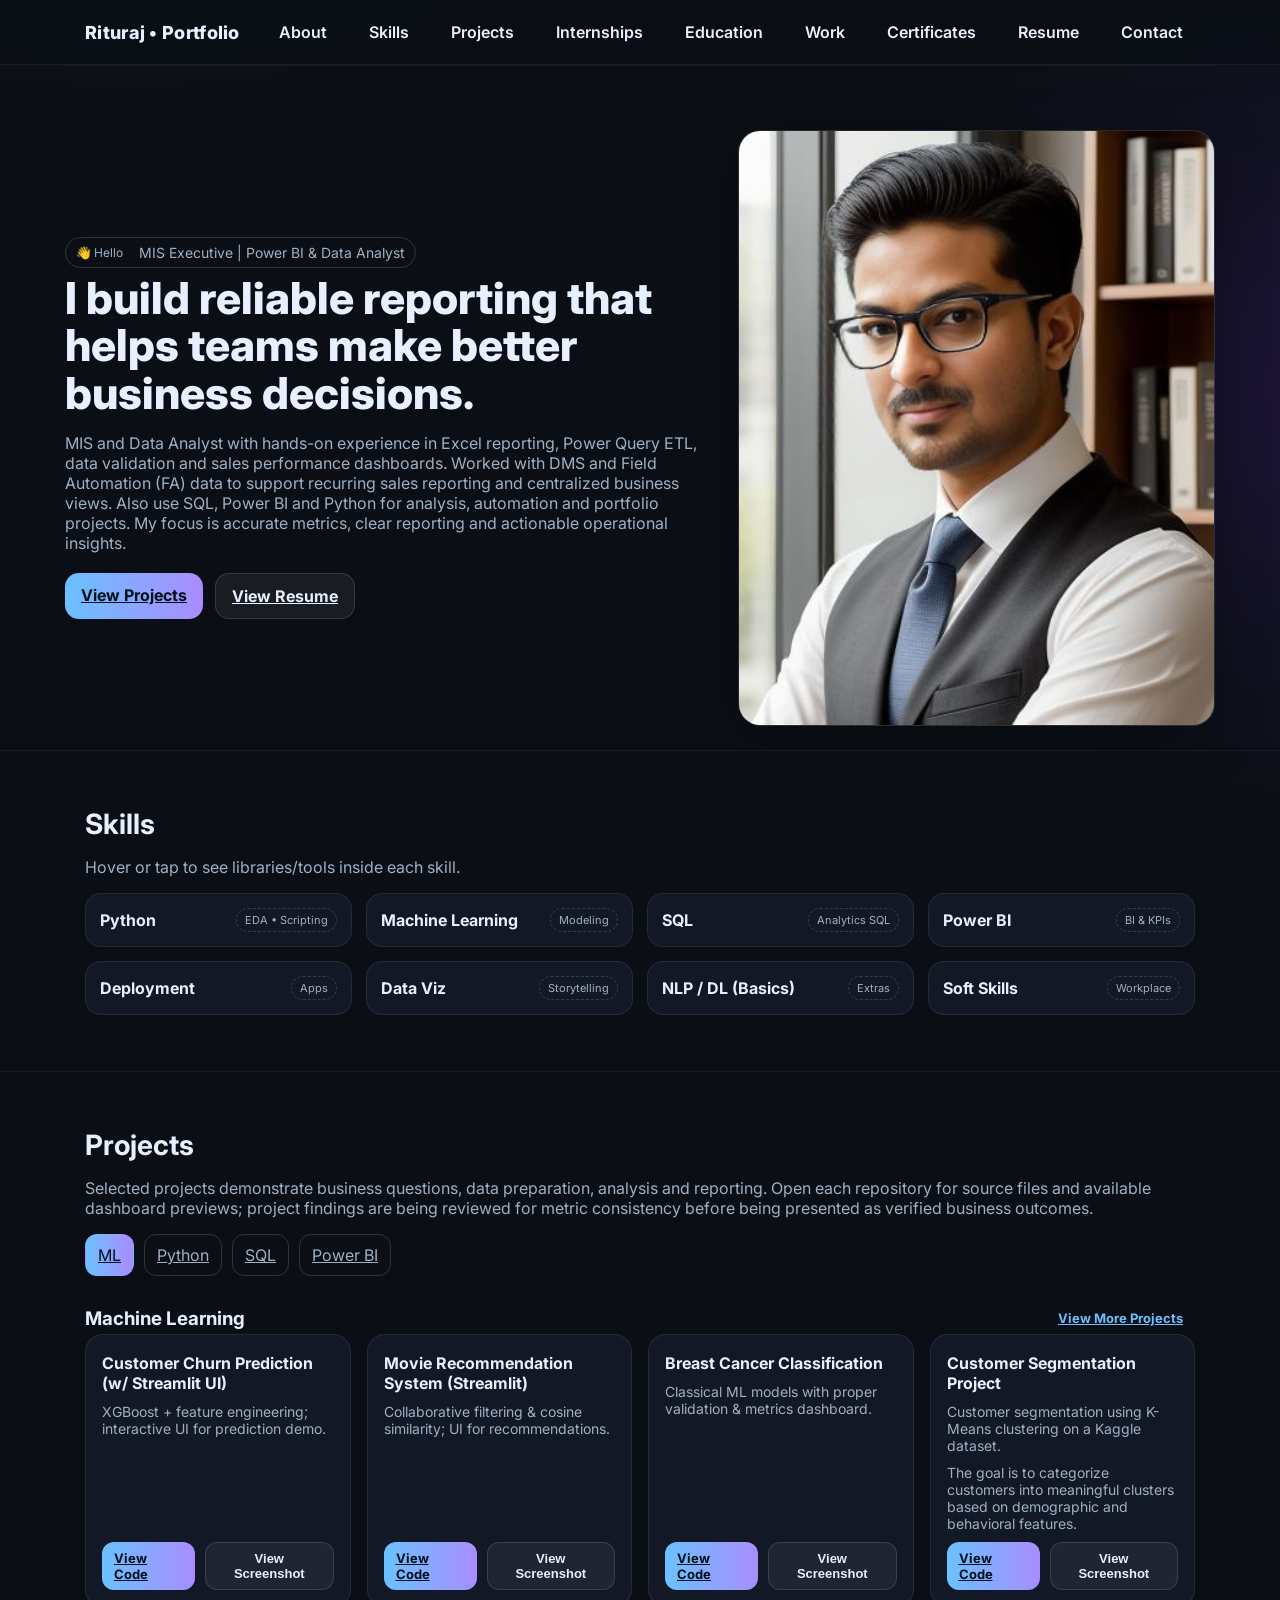
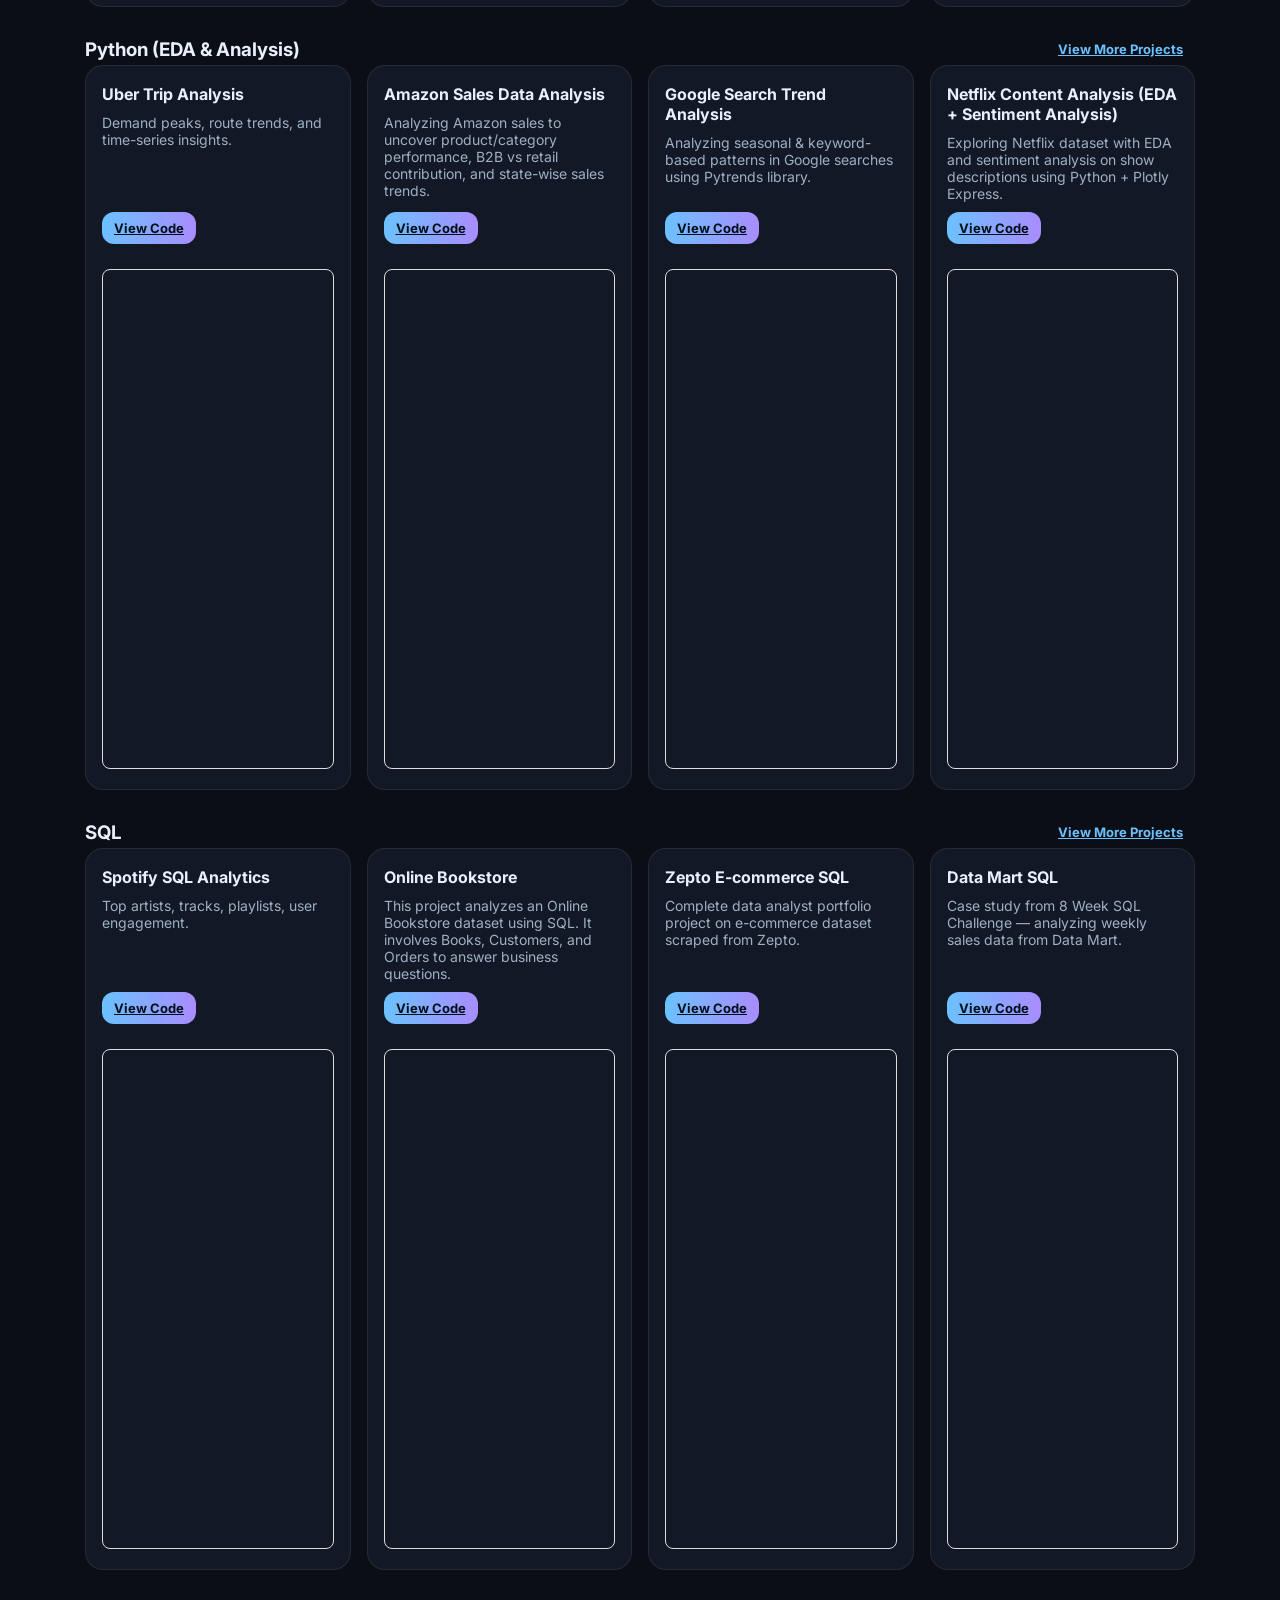
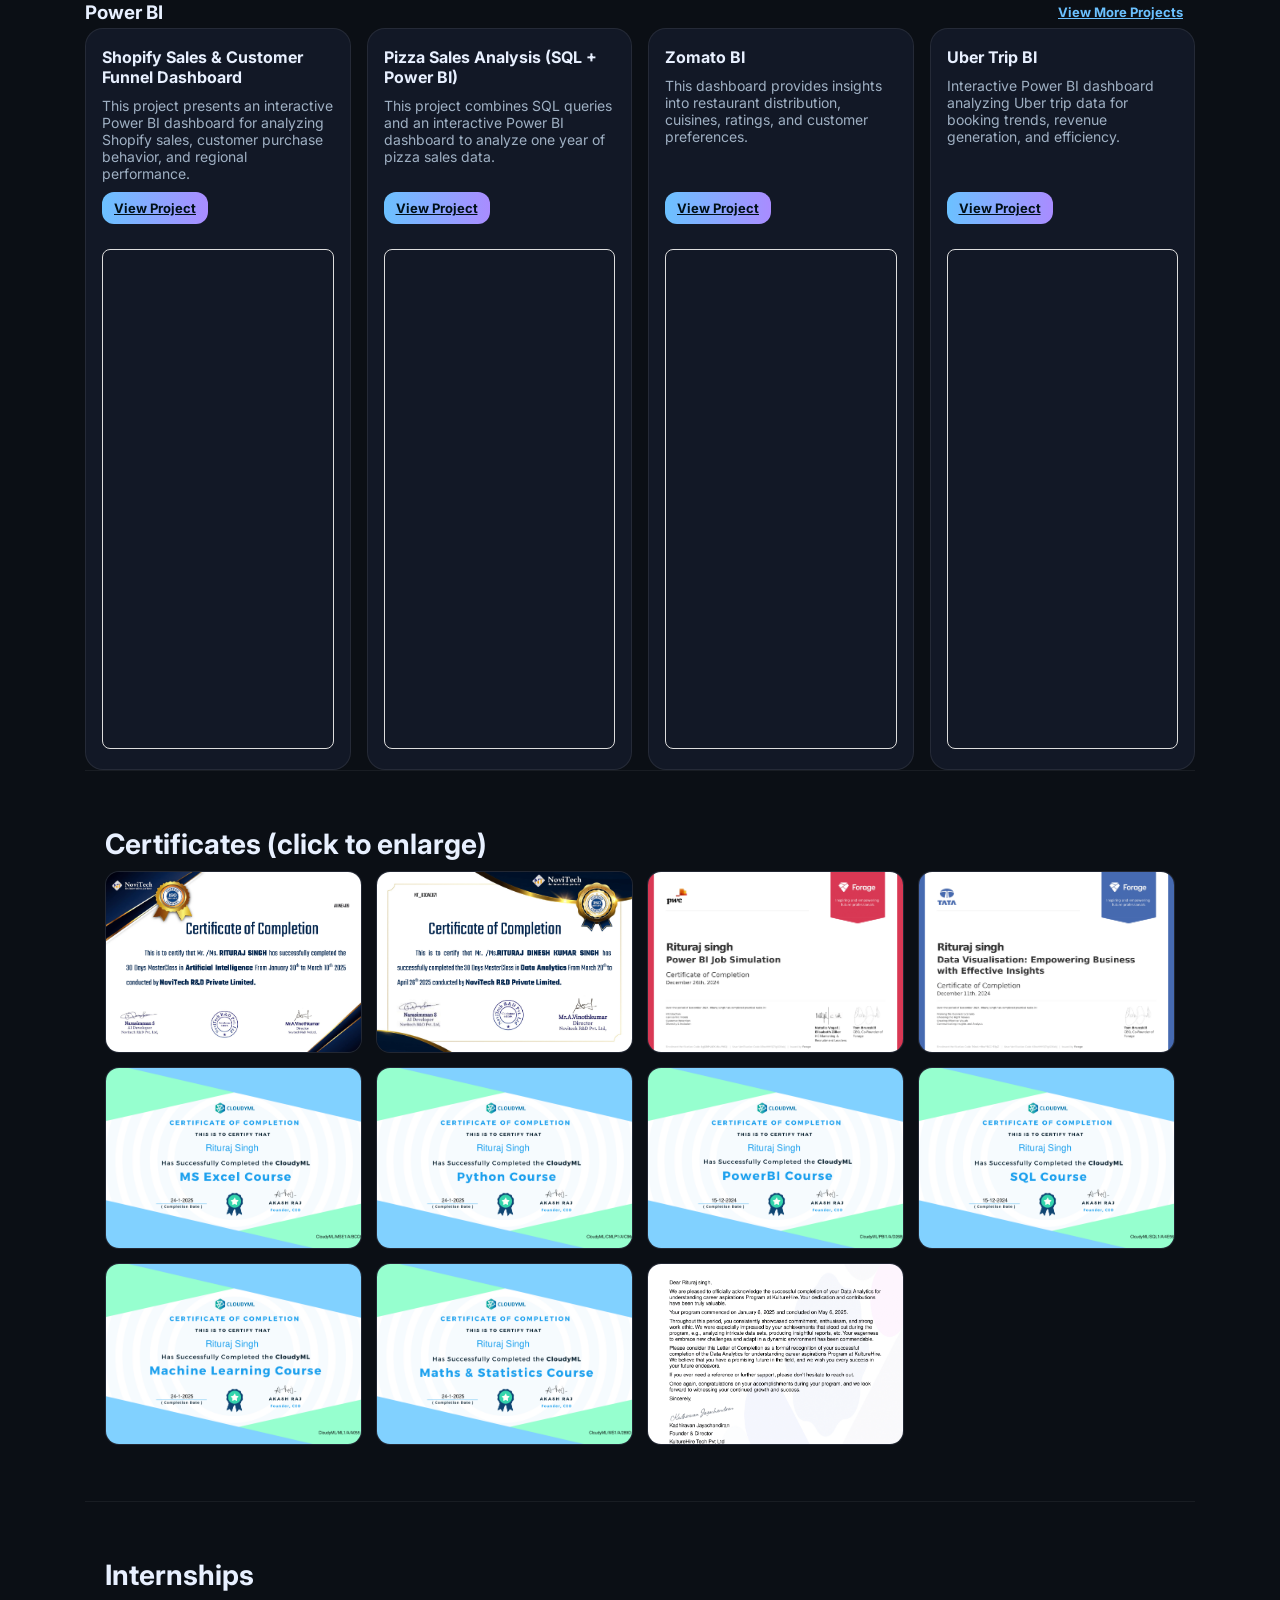
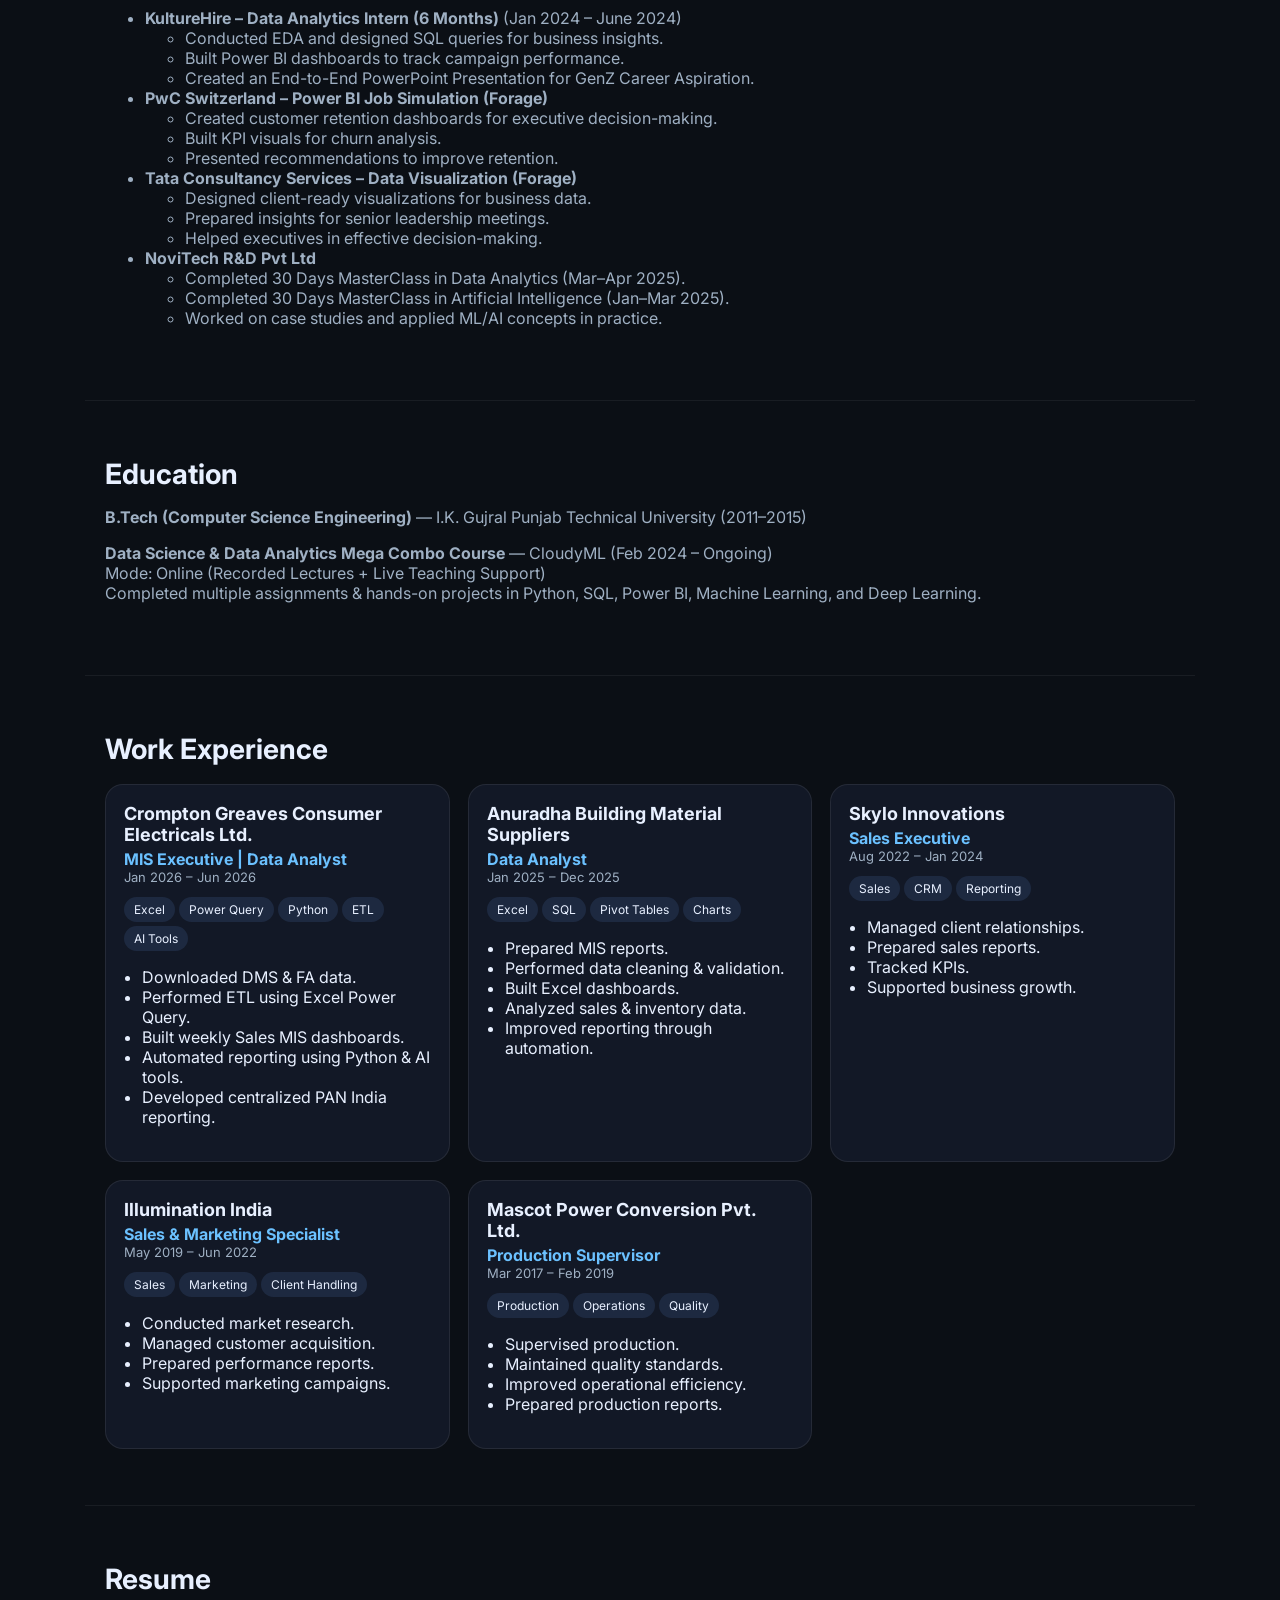
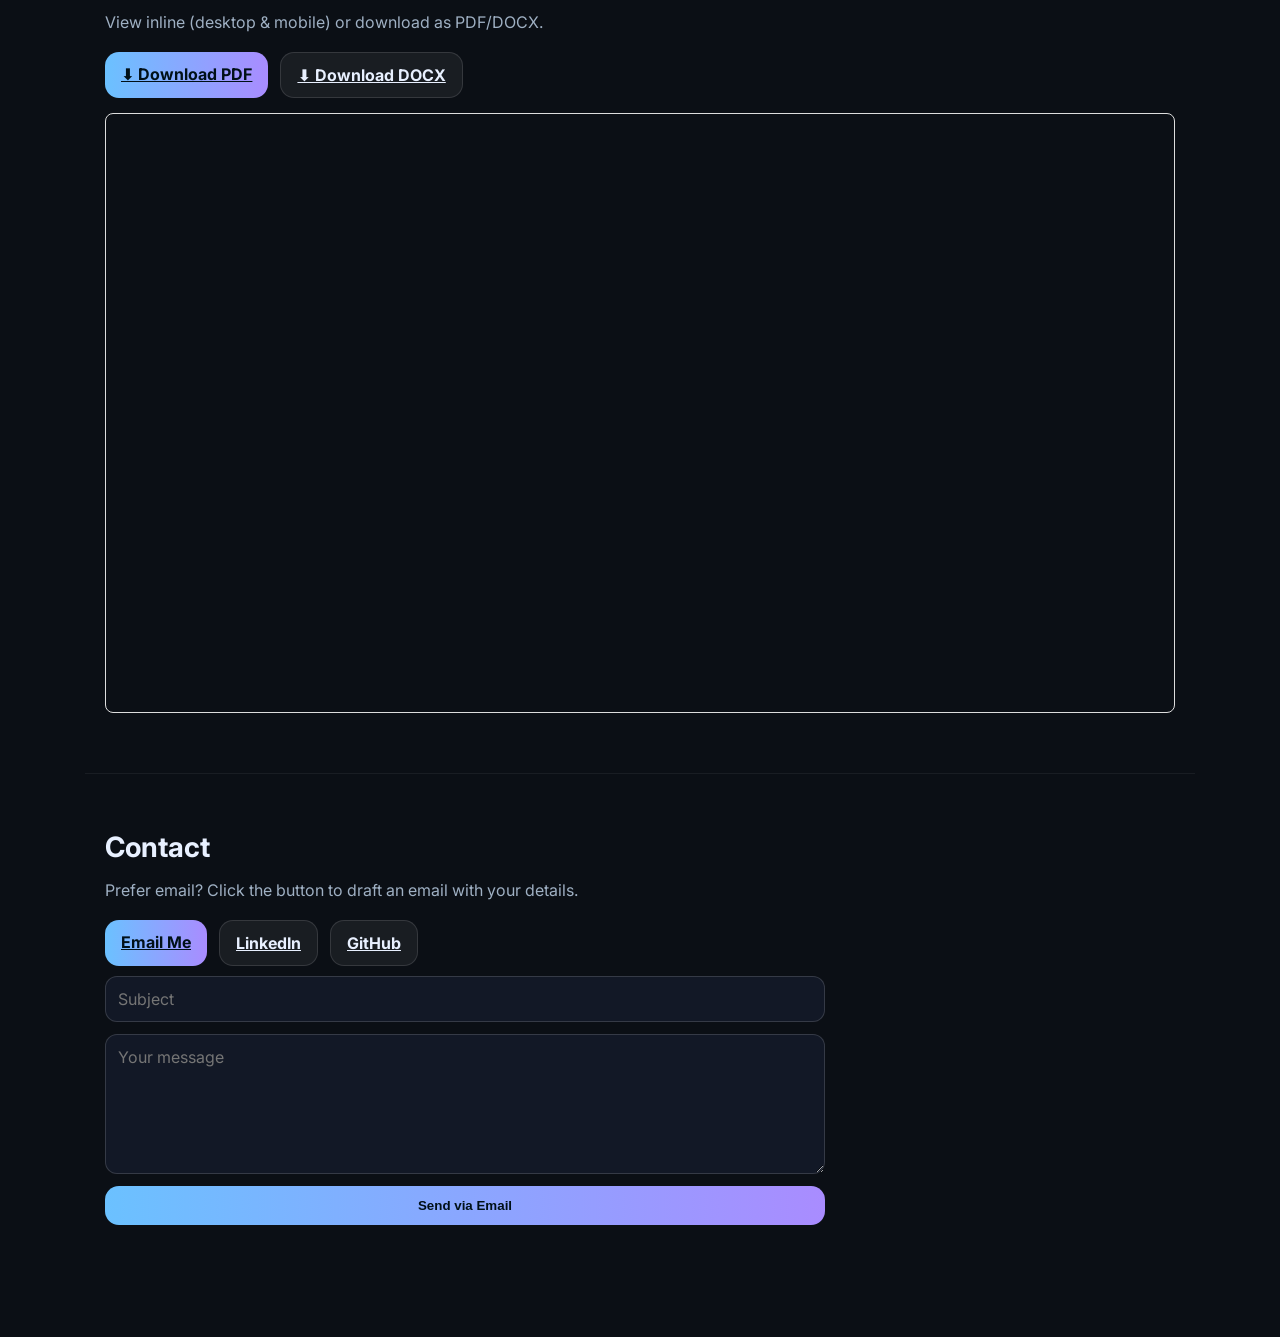
<file: index.html>
<!DOCTYPE html>

<html lang="en">
<head>
<meta charset="utf-8"/>
<meta content="width=device-width, initial-scale=1" name="viewport"/>
<title>Rituraj Singh | MIS Executive & Power BI Data Analyst</title>
<meta content="Rituraj Singh — MIS Executive and Data Analyst focused on sales reporting, Excel, Power Query, SQL, Power BI dashboards, data quality and business operations analytics." name="description"/>
<link href="https://fonts.googleapis.com" rel="preconnect"/>
<link crossorigin="" href="https://fonts.gstatic.com" rel="preconnect"/>
<link href="https://fonts.googleapis.com/css2?family=Inter:wght@400;500;600;700;800&amp;display=swap" rel="stylesheet"/>
<style>
    :root{
      --bg:#0b0f15; --card:#121826; --muted:#9fb0c3; --text:#e8f0ff; --brand:#6bc1ff; --brand-2:#a98cff; --accent:#1f9dff;
      --ring: rgba(107,193,255,.35);
    }
    *{box-sizing:border-box}
    html{scroll-behavior:smooth}
    body{margin:0;background:radial-gradient(1200px 800px at 10% -5%,#132034 10%,transparent 60%),
                    radial-gradient(1000px 700px at 110% 5%,#1b1434 10%,transparent 60%),
                    linear-gradient(#0b0f15,#0b0f15);
         color:var(--text);font-family:Inter,system-ui,-apple-system,Segoe UI,Roboto,sans-serif}
    a{color:var(--brand)}
    img{max-width:100%;display:block}
    .wrap{max-width:1150px;margin:0 auto;padding:0 20px}

    /* NAV */
    header{position:sticky;top:0;z-index:50;background:rgba(11,15,21,.7);backdrop-filter:saturate(1.2) blur(12px);
      border-bottom:1px solid rgba(255,255,255,.06)}
    .nav{display:flex;align-items:center;justify-content:space-between;height:64px}
    .nav h1{font-size:18px;margin:0;font-weight:800;letter-spacing:.3px}
    .nav ul{list-style:none;display:flex;gap:18px;margin:0;padding:0}
    .nav a{color:var(--text);text-decoration:none;font-weight:600;padding:10px 12px;border-radius:10px}
    .nav a:hover{background:rgba(255,255,255,.06)}

    /* HERO */
    .hero{display:grid;grid-template-columns:1.2fr .9fr;gap:36px;align-items:center;padding:64px 0 24px}
    .badge{display:inline-flex;align-items:center;gap:8px;padding:6px 10px;border:1px solid rgba(255,255,255,.15);border-radius:999px;color:var(--muted);font-size:12px}
    .title{font-size:44px;line-height:1.08;margin:.4rem 0 1rem;font-weight:800}
    .lead{font-size:16px;color:var(--muted);max-width:64ch}
    .cta{margin-top:20px;display:flex;gap:12px;flex-wrap:wrap}
    .btn{appearance:none;border:0;border-radius:14px;padding:12px 16px;font-weight:700;cursor:pointer}
    .btn-primary{background:linear-gradient(90deg,var(--brand),var(--brand-2));color:#001018;box-shadow:0 0 0 0 var(--ring)}
    .btn-primary:hover{filter:brightness(1.07)}
    .btn-ghost{background:rgba(255,255,255,.06);color:var(--text);border:1px solid rgba(255,255,255,.12)}
    .hero-card{background:linear-gradient(180deg,rgba(255,255,255,.06),rgba(255,255,255,.02));border:1px solid rgba(255,255,255,.08);
      border-radius:22px;overflow:hidden;box-shadow:0 10px 50px rgba(0,0,0,.35)}
    .hero-card .img{aspect-ratio:4/5;object-fit:cover}

    section{padding:56px 0;border-top:1px solid rgba(255,255,255,.06)}
    section h2{font-size:28px;margin:0 0 10px}
    .muted{color:var(--muted)}

    /* SKILLS */
    .skill-grid{display:grid;grid-template-columns:repeat(4,1fr);gap:14px}
    .skill{background:var(--card);border:1px solid rgba(255,255,255,.08);padding:14px;border-radius:16px;position:relative}
    .skill>.row{display:flex;align-items:center;justify-content:space-between;gap:8px}
    .skill h4{margin:0;font-size:16px}
    .chip{font-size:11px;color:var(--muted);border:1px dashed rgba(255,255,255,.15);padding:4px 8px;border-radius:999px}
    .subskills{display:none;margin-top:10px;color:#cfe1ff;font-size:13px;line-height:1.65}
    .skill:hover .subskills, .skill[aria-expanded="true"] .subskills{display:block}
    .skill:focus-within{outline:2px solid var(--ring)}
    .toggle{background:transparent;border:0;color:var(--brand);cursor:pointer}

    /* PROJECTS */
    .tabs{display:flex;gap:10px;margin:10px 0 22px;flex-wrap:wrap}
    .tab{padding:10px 12px;border:1px solid rgba(255,255,255,.15);border-radius:12px;cursor:pointer;color:var(--muted)}
    .tab.active{color:#001018;background:linear-gradient(90deg,var(--brand),var(--brand-2));border-color:transparent}
    .grid{display:grid;grid-template-columns:repeat(4,1fr);gap:16px}
    .card{background:var(--card);border:1px solid rgba(255,255,255,.08);border-radius:18px;padding:16px;display:flex;flex-direction:column;gap:10px}
    .card h4{margin:2px 0 0}
    .card p{margin:0;color:var(--muted);font-size:14px}
    .card .actions{margin-top:auto;display:flex;gap:10px}
    .btn-sm{font-size:13px;padding:8px 12px;border-radius:12px}

    /* CERTIFICATES */
    .gallery{display:grid;grid-template-columns:repeat(4,1fr);gap:14px}
    .gallery a{border-radius:14px;overflow:hidden;border:1px solid rgba(255,255,255,.08);display:block;background:#0f1522}
    .gallery img{width:100%;height:180px;object-fit:cover}
    .lightbox{position:fixed;inset:0;background:rgba(0,0,0,.7);display:none;place-items:center;padding:20px;z-index:60}
    .lightbox img{max-width:min(100%,1100px);max-height:85vh;border-radius:16px}

    /* RESUME */
    .resume-embed{width:100%;height:680px;border:1px solid rgba(255,255,255,.12);border-radius:16px}

    /* CONTACT */
    form{display:grid;gap:12px;max-width:720px}
    input,textarea{background:var(--card);border:1px solid rgba(255,255,255,.15);border-radius:12px;padding:12px;color:var(--text);font:inherit}
    textarea{min-height:140px}

    /* UTIL */
    .kicker{color:var(--muted);font-size:14px}
    .spacer{height:6px}

    /* RESPONSIVE */
    @media (max-width: 1000px){
      .hero{grid-template-columns:1fr;gap:24px}
      .grid{grid-template-columns:repeat(2,1fr)}
      .skill-grid{grid-template-columns:repeat(2,1fr)}
      .gallery{grid-template-columns:repeat(2,1fr)}
    }
    @media (max-width:600px){
      .grid{grid-template-columns:1fr}
      .skill-grid{grid-template-columns:1fr}
      .gallery{grid-template-columns:1fr}
      .title{font-size:34px}
    }
  </style>
</head>
<body>
<!-- NAV -->
<header>
<div class="wrap nav">
<h1>Rituraj • Portfolio</h1>
<nav>
<ul>
<li><a href="#about">About</a></li>
<li><a href="#skills">Skills</a></li>
<li><a href="#projects">Projects</a></li>
<li><a href="#internships">Internships</a></li>
<li><a href="#education">Education</a></li>
<li><a href="#work">Work</a></li>
<li><a href="#certs">Certificates</a></li>
<li><a href="#resume">Resume</a></li>
<li><a href="#contact">Contact</a></li>
</ul>
</nav>
</div>
</header>
<!-- HERO / ABOUT -->
<section class="wrap hero" id="about">
<div>
<span class="badge">👋 Hello
        <span class="spacer"></span>
<span class="kicker">MIS Executive | Power BI &amp; Data Analyst</span>
</span>
<h2 class="title">I build reliable reporting that helps teams make better business decisions.</h2>
<p class="lead">MIS and Data Analyst with hands-on experience in Excel reporting, Power Query ETL, data validation and sales performance dashboards. Worked with DMS and Field Automation (FA) data to support recurring sales reporting and centralized business views. Also use SQL, Power BI and Python for analysis, automation and portfolio projects. My focus is accurate metrics, clear reporting and actionable operational insights.</p>
<div class="cta">
<a class="btn btn-primary" href="#projects">View Projects</a>
<a class="btn btn-ghost" href="#resume">View Resume</a>
</div>
</div>
<div class="hero-card">
<img alt="Rituraj Singh profile" class="img" src="assets/img/profile.jpg"/>
</div>
</section>
<!-- SKILLS -->
<section id="skills">
<div class="wrap">
<h2>Skills</h2>
<p class="muted">Hover or tap to see libraries/tools inside each skill.</p>
<div class="skill-grid">
<div aria-expanded="false" class="skill" tabindex="0">
<div class="row">
<h4>Python</h4>
<span class="chip">EDA • Scripting</span>
</div>
<div class="subskills">Pandas, NumPy, Matplotlib, Seaborn, Plotly, Jupyter, OOP, Requests, BeautifulSoup (Web Scraping), Regex.</div>
</div>
<div aria-expanded="false" class="skill" tabindex="0">
<div class="row">
<h4>Machine Learning</h4>
<span class="chip">Modeling</span>
</div>
<div class="subskills">Scikit‑learn, XGBoost, Logistic/Linear Regression, Random Forest, SVM, KNN, Pipeline, Feature Engineering, Cross‑Validation, ROC‑AUC, F1.</div>
</div>
<div aria-expanded="false" class="skill" tabindex="0">
<div class="row">
<h4>SQL</h4>
<span class="chip">Analytics SQL</span>
</div>
<div class="subskills">Joins, CTEs, Window Functions, Subqueries, Aggregations, Views, Indexing, Data Modeling, Query Optimization.</div>
</div>
<div aria-expanded="false" class="skill" tabindex="0">
<div class="row">
<h4>Power BI</h4>
<span class="chip">BI &amp; KPIs</span>
</div>
<div class="subskills">DAX, Data Modeling, Star Schema, Relationships, Power Query (ETL), Measures, Tooltips, Bookmarks, Drill‑through, Publishing.</div>
</div>
<div aria-expanded="false" class="skill" tabindex="0">
<div class="row">
<h4>Deployment</h4>
<span class="chip">Apps</span>
</div>
<div class="subskills">Streamlit (UI), Flask (APIs), Render/Streamlit Cloud (deploy), Git/GitHub, CI basics.</div>
</div>
<div aria-expanded="false" class="skill" tabindex="0">
<div class="row">
<h4>Data Viz</h4>
<span class="chip">Storytelling</span>
</div>
<div class="subskills">Charts (bar, line, area, scatter), Layout, Color &amp; Contrast, Annotations, Insight Narratives.</div>
</div>
<div aria-expanded="false" class="skill" tabindex="0">
<div class="row">
<h4>NLP / DL (Basics)</h4>
<span class="chip">Extras</span>
</div>
<div class="subskills">Text Preprocessing, TF‑IDF, Word Embeddings, TensorFlow (intro), Sentiment Analysis.</div>
</div>
<div aria-expanded="false" class="skill" tabindex="0">
<div class="row">
<h4>Soft Skills</h4>
<span class="chip">Workplace</span>
</div>
<div class="subskills">Problem Solving, Communication, Stakeholder Management, Presentation, Collaboration.</div>
</div>
</div>
</div>
</section>
<!-- PROJECTS -->
<section id="projects">
<div class="wrap">
<h2>Projects</h2>
<p class="muted">Selected projects demonstrate business questions, data preparation, analysis and reporting. Open each repository for source files and available dashboard previews; project findings are being reviewed for metric consistency before being presented as verified business outcomes.</p>
<!-- Tabs just for quick jump links -->
<div class="tabs">
<a class="tab active" href="#ml">ML</a>
<a class="tab" href="#python">Python</a>
<a class="tab" href="#sql">SQL</a>
<a class="tab" href="#powerbi">Power BI</a>
</div>
<!-- ML -->
<div style="display:flex; justify-content:space-between; align-items:center; margin-top:26px;">
<h3 id="ml" style="margin:0;">Machine Learning</h3>
<a class="btn btn-sm btn-outline-primary" href="https://github.com/rjdecore/Machine-Learning-Project" target="_blank">View More Projects</a>
</div>
<div class="grid">
<!-- Project 1 -->
<article class="card">
<h4>Customer Churn Prediction (w/ Streamlit UI)</h4>
<p>XGBoost + feature engineering; interactive UI for prediction demo.</p>
<div class="actions">
<a class="btn btn-sm btn-primary" href="https://github.com/rjdecore/Machine-Learning-Project/tree/main/Customer_churn_Predict" target="_blank">View Code</a>
<button class="btn btn-sm btn-ghost" data-shot="assets/img/shots/churn-ui.png">View Screenshot</button>
</div>
</article>
<!-- Project 2 -->
<article class="card">
<h4>Movie Recommendation System (Streamlit)</h4>
<p>Collaborative filtering &amp; cosine similarity; UI for recommendations.</p>
<div class="actions">
<a class="btn btn-sm btn-primary" href="https://github.com/rjdecore/Machine-Learning-Project/tree/main/Movie-Recommender_system" target="_blank">View Code</a>
<button class="btn btn-sm btn-ghost" data-shot="assets/img/shots/movie.png">View Screenshot</button>
</div>
</article>
<!-- Project 3 -->
<article class="card">
<h4>Breast Cancer Classification</h4>
<p>Classical ML models with proper validation &amp; metrics dashboard.</p>
<div class="actions">
<a class="btn btn-sm btn-primary" href="https://github.com/rjdecore/Machine-Learning-Project/tree/main/Breast_Cancer" target="_blank">View Code</a>
<button class="btn btn-sm btn-ghost" data-shot="assets/img/shots/cancer.png">View Screenshot</button>
</div>
</article>
<!-- Project 4 -->
<article class="card">
<h4>Customer Segmentation Project</h4>
<p>Customer segmentation using K-Means clustering on a Kaggle dataset.</p>
<p>The goal is to categorize customers into meaningful clusters based on demographic and behavioral features.</p>
<div class="actions">
<a class="btn btn-sm btn-primary" href="https://github.com/rjdecore/Machine-Learning-Project/tree/main/Unsupervi-K-mean/Customer%20Segmentation" target="_blank">View Code</a>
<button class="btn btn-sm btn-ghost" data-shot="assets/img/shots/cluster.png">View Screenshot</button>
</div>
</article>
</div>
<!-- PYTHON SECTION -->
<div style="display:flex; justify-content:space-between; align-items:center; margin-top:26px;">
<h3 id="python" style="margin:0;">Python (EDA &amp; Analysis)</h3>
<a class="btn btn-sm btn-outline-primary" href="https://github.com/rjdecore/Python-Project" target="_blank">View More Projects</a>
</div>
<div class="grid">
<!-- Project 1 -->
<article class="card">
<h4>Uber Trip Analysis</h4>
<p>Demand peaks, route trends, and time-series insights.</p>
<div class="actions">
<a class="btn btn-sm btn-primary" href="https://github.com/rjdecore/Python-Project" target="_blank">View Code</a>
</div>
<div class="pdf-preview" style="margin-top:15px;">
<iframe height="500px" src="https://docs.google.com/viewer?url=https://raw.githubusercontent.com/rjdecore/Portfolio/main/assets/docs/Uber_Analysis.pdf&amp;embedded=true" style="border:1px solid #ddd; border-radius:8px;" width="100%">
</iframe>
</div>
</article>
<!-- Project 2 -->
<article class="card">
<h4>Amazon Sales Data Analysis</h4>
<p>Analyzing Amazon sales to uncover product/category performance, B2B vs retail contribution, and state-wise sales trends.</p>
<div class="actions">
<a class="btn btn-sm btn-primary" href="https://github.com/rjdecore/Python-Project/tree/main/Amazone-sales" target="_blank">View Code</a>
</div>
<div class="pdf-preview" style="margin-top:15px;">
<iframe height="500px" src="https://docs.google.com/viewer?url=https://raw.githubusercontent.com/rjdecore/Portfolio/main/assets/docs/Amazone.pdf&amp;embedded=true" style="border:1px solid #ddd; border-radius:8px;" width="100%">
</iframe>
</div>
</article>
<!-- Project 3 -->
<article class="card">
<h4>Google Search Trend Analysis</h4>
<p>Analyzing seasonal &amp; keyword-based patterns in Google searches using Pytrends library.</p>
<div class="actions">
<a class="btn btn-sm btn-primary" href="https://github.com/rjdecore/Python-Project/tree/main/Google_Search_Trend_Analysis" target="_blank">View Code</a>
</div>
<div class="pdf-preview" style="margin-top:15px;">
<iframe height="500px" src="https://docs.google.com/viewer?url=https://raw.githubusercontent.com/rjdecore/Portfolio/main/assets/docs/Google-search-trend.pdf&amp;embedded=true" style="border:1px solid #ddd; border-radius:8px;" width="100%">
</iframe>
</div>
</article>
<!-- Project 4 -->
<article class="card">
<h4>Netflix Content Analysis (EDA + Sentiment Analysis)</h4>
<p>Exploring Netflix dataset with EDA and sentiment analysis on show descriptions using Python + Plotly Express.</p>
<div class="actions">
<a class="btn btn-sm btn-primary" href="https://github.com/rjdecore/Python-Project/tree/main/neflik_senti" target="_blank">View Code</a>
</div>
<div class="pdf-preview" style="margin-top:15px;">
<iframe height="500px" src="https://docs.google.com/viewer?url=https://raw.githubusercontent.com/rjdecore/Portfolio/main/assets/docs/Netflix-sentiment.pdf&amp;embedded=true" style="border:1px solid #ddd; border-radius:8px;" width="100%">
</iframe>
</div>
</article>
</div>
<!-- SQL -->
<div style="display:flex; justify-content:space-between; align-items:center; margin-top:26px;">
<h3 id="sql" style="margin:0;">SQL</h3>
<a class="btn btn-sm btn-outline-primary" href="https://github.com/rjdecore/Sql_Project" target="_blank">View More Projects</a>
</div>
<div class="grid">
<!-- Project 1 -->
<article class="card">
<h4>Spotify SQL Analytics</h4>
<p>Top artists, tracks, playlists, user engagement.</p>
<div class="actions">
<a class="btn btn-sm btn-primary" href="https://github.com/rjdecore/Sql_Project/tree/main/Spotify%20Advanced%20SQL%20Project" target="_blank">View Code</a>
</div>
<div class="pdf-preview" style="margin-top:15px;">
<iframe height="500px" src="https://docs.google.com/viewer?url=https://raw.githubusercontent.com/rjdecore/Portfolio/main/assets/docs/Spotify_SQL_Analytics.pdf&amp;embedded=true" style="border:1px solid #ddd; border-radius:8px;" width="100%">
</iframe>
</div>
</article>
<!-- Project 2 -->
<article class="card">
<h4>Online Bookstore</h4>
<p>This project analyzes an Online Bookstore dataset using SQL. It involves Books, Customers, and Orders to answer business questions.</p>
<div class="actions">
<a class="btn btn-sm btn-primary" href="https://github.com/rjdecore/Sql_Project" target="_blank">View Code</a>
</div>
<div class="pdf-preview" style="margin-top:15px;">
<iframe height="500px" src="https://docs.google.com/viewer?url=https://raw.githubusercontent.com/rjdecore/Portfolio/main/assets/docs/online_book_store.pdf&amp;embedded=true" style="border:1px solid #ddd; border-radius:8px;" width="100%">
</iframe>
</div>
</article>
<!-- Project 3 -->
<article class="card">
<h4>Zepto E-commerce SQL</h4>
<p>Complete data analyst portfolio project on e-commerce dataset scraped from Zepto.</p>
<div class="actions">
<a class="btn btn-sm btn-primary" href="https://github.com/rjdecore/Sql_Project/tree/main/Zepto-Ecommerce-Sales" target="_blank">View Code</a>
</div>
<div class="pdf-preview" style="margin-top:15px;">
<iframe height="500px" src="https://docs.google.com/viewer?url=https://raw.githubusercontent.com/rjdecore/Portfolio/main/assets/docs/Zepto_sol.pdf&amp;embedded=true" style="border:1px solid #ddd; border-radius:8px;" width="100%">
</iframe>
</div>
</article>
<!-- Project 4 -->
<article class="card">
<h4>Data Mart SQL</h4>
<p>Case study from 8 Week SQL Challenge — analyzing weekly sales data from Data Mart.</p>
<div class="actions">
<a class="btn btn-sm btn-primary" href="https://github.com/rjdecore/Sql_Project/tree/main/D-Mart" target="_blank">View Code</a>
</div>
<div class="pdf-preview" style="margin-top:15px;">
<iframe height="500px" src="https://docs.google.com/viewer?url=https://raw.githubusercontent.com/rjdecore/Portfolio/main/assets/docs/DataMart.pdf&amp;embedded=true" style="border:1px solid #ddd; border-radius:8px;" width="100%">
</iframe>
</div>
</article>
</div>
<!-- POWER BI -->
<div style="display:flex; justify-content:space-between; align-items:center; margin-top:26px;">
<h3 id="powerbi" style="margin:0;">Power BI</h3>
<a class="btn btn-sm btn-outline-primary" href="https://github.com/rjdecore/Power-bi-Projects" target="_blank">View More Projects</a>
</div>
<div class="grid">
<!-- Project 1 -->
<article class="card">
<h4>Shopify Sales &amp; Customer Funnel Dashboard</h4>
<p>This project presents an interactive Power BI dashboard for analyzing Shopify sales, customer purchase behavior, and regional performance.</p>
<div class="actions">
<a class="btn btn-sm btn-primary" href="https://github.com/rjdecore/Power-bi-Projects/tree/main/Shopify%20Sales%20%26%20Customer%20Funnel%20Dashboard%20project" target="_blank">View Project</a>
</div>
<div class="pdf-preview" style="margin-top:15px;">
<iframe height="500px" src="https://docs.google.com/viewer?url=https://raw.githubusercontent.com/rjdecore/Portfolio/main/assets/docs/Shopify_Sales.pdf&amp;embedded=true" style="border:1px solid #ddd; border-radius:8px;" width="100%">
</iframe>
</div>
</article>
<!-- Project 2 -->
<article class="card">
<h4>Pizza Sales Analysis (SQL + Power BI)</h4>
<p>This project combines SQL queries and an interactive Power BI dashboard to analyze one year of pizza sales data.</p>
<div class="actions">
<a class="btn btn-sm btn-primary" href="https://github.com/rjdecore/Power-bi-Projects/tree/main/Pizza_Sales_Dashboard_Sql_Powerbi" target="_blank">View Project</a>
</div>
<div class="pdf-preview" style="margin-top:15px;">
<iframe height="500px" src="https://docs.google.com/viewer?url=https://raw.githubusercontent.com/rjdecore/Portfolio/main/assets/docs/pizza_sales.pdf&amp;embedded=true" style="border:1px solid #ddd; border-radius:8px;" width="100%">
</iframe>
</div>
</article>
<!-- Project 3 -->
<article class="card">
<h4>Zomato BI</h4>
<p>This dashboard provides insights into restaurant distribution, cuisines, ratings, and customer preferences.</p>
<div class="actions">
<a class="btn btn-sm btn-primary" href="https://github.com/rjdecore/Power-bi-Projects/tree/main/Zomato_Sales_Anyaisis" target="_blank">View Project</a>
</div>
<div class="pdf-preview" style="margin-top:15px;">
<iframe height="500px" src="https://docs.google.com/viewer?url=https://raw.githubusercontent.com/rjdecore/Portfolio/main/assets/docs/Zomato_BI.pdf&amp;embedded=true" style="border:1px solid #ddd; border-radius:8px;" width="100%">
</iframe>
</div>
</article>
<!-- Project 4 -->
<article class="card">
<h4>Uber Trip BI</h4>
<p>Interactive Power BI dashboard analyzing Uber trip data for booking trends, revenue generation, and efficiency.</p>
<div class="actions">
<a class="btn btn-sm btn-primary" href="https://github.com/rjdecore/Power-bi-Projects/tree/main/Uber_Trip_Detail" target="_blank">View Project</a>
</div>
<div class="pdf-preview" style="margin-top:15px;">
<iframe height="500px" src="https://docs.google.com/viewer?url=https://raw.githubusercontent.com/rjdecore/Portfolio/main/assets/docs/uber.pdf&amp;embedded=true" style="border:1px solid #ddd; border-radius:8px;" width="100%">
</iframe>
</div>
</article>
</div>
<!-- CERTIFICATES (Unlimited, add as many <a> as you want) -->
<section id="certs">
<div class="wrap">
<h2>Certificates (click to enlarge)</h2>
<div class="gallery" id="certGallery">
<!-- Duplicate/extend these lines for all your images. All will show. -->
<a data-shot="assets/img/certificates/novitech-ai.jpg" href="assets/img/certificates/novitech-ai.jpg"><img alt="Novitech AI" src="assets/img/certificates/novitech-ai.jpg"/></a>
<a data-shot="assets/img/certificates/novitech-da.jpg" href="assets/img/certificates/novitech-da.jpg"><img alt="Novitech DA" src="assets/img/certificates/novitech-da.jpg"/></a>
<a data-shot="assets/img/certificates/pwc.jpg" href="assets/img/certificates/pwc.jpg"><img alt="PwC" src="assets/img/certificates/pwc.jpg"/></a>
<a data-shot="assets/img/certificates/tata.jpg" href="assets/img/certificates/tata.jpg"><img alt="Tata" src="assets/img/certificates/tata.jpg"/></a>
<a data-shot="assets/img/certificates/cloudyml.jpg" href="assets/img/certificates/cloudyml.jpg"><img alt="CloudyML" src="assets/img/certificates/cloudyml1.jpg"/></a>
<a data-shot="assets/img/certificates/cloudyml.jpg" href="assets/img/certificates/cloudyml.jpg"><img alt="CloudyML" src="assets/img/certificates/cloudyml2.jpg"/></a>
<a data-shot="assets/img/certificates/cloudyml.jpg" href="assets/img/certificates/cloudyml.jpg"><img alt="CloudyML" src="assets/img/certificates/cloudyml3.jpg"/></a>
<a data-shot="assets/img/certificates/cloudyml.jpg" href="assets/img/certificates/cloudyml.jpg"><img alt="CloudyML" src="assets/img/certificates/cloudyml4.jpg"/></a>
<a data-shot="assets/img/certificates/cloudyml.jpg" href="assets/img/certificates/cloudyml.jpg"><img alt="CloudyML" src="assets/img/certificates/cloudyml5.jpg"/></a>
<a data-shot="assets/img/certificates/cloudyml.jpg" href="assets/img/certificates/cloudyml.jpg"><img alt="CloudyML" src="assets/img/certificates/cloudyml6.jpg"/></a>
<a data-shot="assets/img/certificates/kulturehire.jpg" href="assets/img/certificates/kulturehire.jpg"><img alt="KultureHire" src="assets/img/certificates/kulturehire.jpg"/></a>
<!-- Add more <a>...</a> items — everything will render. -->
</div>
</div>
</section>
<!-- Internships -->
<section id="Internships">
<div class="wrap">
<h2>Internships</h2>
<ul class="muted">
<li><strong>KultureHire – Data Analytics Intern (6 Months)</strong> (Jan 2024 – June 2024)
        <ul>
<li>Conducted EDA and designed SQL queries for business insights.</li>
<li>Built Power BI dashboards to track campaign performance.</li>
<li>Created an End-to-End PowerPoint Presentation for GenZ Career Aspiration.</li>
</ul>
</li>
<li><strong>PwC Switzerland – Power BI Job Simulation (Forage)</strong>
<ul>
<li>Created customer retention dashboards for executive decision-making.</li>
<li>Built KPI visuals for churn analysis.</li>
<li>Presented recommendations to improve retention.</li>
</ul>
</li>
<li><strong>Tata Consultancy Services – Data Visualization (Forage)</strong>
<ul>
<li>Designed client-ready visualizations for business data.</li>
<li>Prepared insights for senior leadership meetings.</li>
<li>Helped executives in effective decision-making.</li>
</ul>
</li>
<li><strong>NoviTech R&amp;D Pvt Ltd</strong>
<ul>
<li>Completed 30 Days MasterClass in Data Analytics (Mar–Apr 2025).</li>
<li>Completed 30 Days MasterClass in Artificial Intelligence (Jan–Mar 2025).</li>
<li>Worked on case studies and applied ML/AI concepts in practice.</li>
</ul>
</li>
</ul>
</div>
</section>
<!-- EDUCATION -->
<section id="education">
<div class="wrap">
<h2>Education</h2>
<p class="muted">
<strong>B.Tech (Computer Science Engineering)</strong> — I.K. Gujral Punjab Technical University (2011–2015)
    </p>
<p class="muted">
<strong>Data Science &amp; Data Analytics Mega Combo Course</strong> — CloudyML (Feb 2024 – Ongoing)<br/>
      Mode: Online (Recorded Lectures + Live Teaching Support)<br/>
      Completed multiple assignments &amp; hands-on projects in Python, SQL, Power BI, Machine Learning, and Deep Learning.
    </p>
</div>
</section>
<!-- WORK -->
<section id="work">
<div class="wrap"><h2>Work Experience</h2><style>
.exp-grid{display:grid;grid-template-columns:repeat(auto-fit,minmax(260px,1fr));gap:18px;margin-top:18px}
.exp-card{background:#121826;border:1px solid rgba(255,255,255,.08);border-radius:18px;padding:18px;transition:.25s}
.exp-card:hover{transform:translateY(-6px);box-shadow:0 12px 30px rgba(0,0,0,.35)}
.badges span{display:inline-block;background:#1d2940;padding:5px 10px;border-radius:999px;font-size:12px;margin:4px 4px 0 0}
.exp-card h3{margin:0 0 4px;font-size:18px}
.role{font-weight:700;color:#6bc1ff}
.date{color:#9fb0c3;font-size:13px;margin-bottom:8px}
.exp-card ul{padding-left:18px}
</style><div class="exp-grid"><div class="exp-card"><h3>Crompton Greaves Consumer Electricals Ltd.</h3><div class="role">MIS Executive | Data Analyst</div><div class="date">Jan 2026 – Jun 2026</div><div class="badges"><span>Excel</span><span>Power Query</span><span>Python</span><span>ETL</span><span>AI Tools</span></div><ul><li>Downloaded DMS &amp; FA data.</li><li>Performed ETL using Excel Power Query.</li><li>Built weekly Sales MIS dashboards.</li><li>Automated reporting using Python &amp; AI tools.</li><li>Developed centralized PAN India reporting.</li></ul></div><div class="exp-card"><h3>Anuradha Building Material Suppliers</h3><div class="role">Data Analyst</div><div class="date">Jan 2025 – Dec 2025</div><div class="badges"><span>Excel</span><span>SQL</span><span>Pivot Tables</span><span>Charts</span></div><ul><li>Prepared MIS reports.</li><li>Performed data cleaning &amp; validation.</li><li>Built Excel dashboards.</li><li>Analyzed sales &amp; inventory data.</li><li>Improved reporting through automation.</li></ul></div><div class="exp-card"><h3>Skylo Innovations</h3><div class="role">Sales Executive</div><div class="date">Aug 2022 – Jan 2024</div><div class="badges"><span>Sales</span><span>CRM</span><span>Reporting</span></div><ul><li>Managed client relationships.</li><li>Prepared sales reports.</li><li>Tracked KPIs.</li><li>Supported business growth.</li></ul></div><div class="exp-card"><h3>Illumination India</h3><div class="role">Sales &amp; Marketing Specialist</div><div class="date">May 2019 – Jun 2022</div><div class="badges"><span>Sales</span><span>Marketing</span><span>Client Handling</span></div><ul><li>Conducted market research.</li><li>Managed customer acquisition.</li><li>Prepared performance reports.</li><li>Supported marketing campaigns.</li></ul></div><div class="exp-card"><h3>Mascot Power Conversion Pvt. Ltd.</h3><div class="role">Production Supervisor</div><div class="date">Mar 2017 – Feb 2019</div><div class="badges"><span>Production</span><span>Operations</span><span>Quality</span></div><ul><li>Supervised production.</li><li>Maintained quality standards.</li><li>Improved operational efficiency.</li><li>Prepared production reports.</li></ul></div></div></div>
</section>
<!-- RESUME VIEW + DOWNLOAD -->
<section id="resume">
<div class="wrap">
<h2>Resume</h2>
<p class="muted">View inline (desktop &amp; mobile) or download as PDF/DOCX.</p>
<!-- Download Buttons -->
<div class="cta" style="margin-bottom:15px;">
<a class="btn btn-primary" href="assets/docs/Rituraj_Singh_Data_Analyst_Resume.pdf" target="_blank">⬇ Download PDF</a>
<a class="btn btn-ghost" download="" href="assets/docs/Rituraj_Singh_Data_Analyst_Resume.docx">⬇ Download DOCX</a>
</div>
<!-- Resume Preview -->
<div class="pdf-container" style="margin-top:15px;">
<iframe height="600px" src="https://docs.google.com/viewer?url=https://raw.githubusercontent.com/rjdecore/Portfolio/main/assets/docs/Rituraj_Singh_Data_Analyst_Resume.pdf&amp;embedded=true" style="border:1px solid #ddd; border-radius:8px;" width="100%">
</iframe>
</div>
</div>
</section>
<!-- CONTACT -->
<section id="contact">
<div class="wrap">
<h2>Contact</h2>
<p class="muted">Prefer email? Click the button to draft an email with your details.</p>
<div class="cta">
<a class="btn btn-primary" href="mailto:raj.ritu301@gmail.com?subject=Opportunity%20for%20Data%20Analyst%20Role&amp;body=Hi%20Rituraj,%0D%0A%0D%0AWe%20found%20your%20portfolio%20impressive.%20Let's%20connect!">Email Me</a>
<a class="btn btn-ghost" href="https://www.linkedin.com/in/rituraj2406" target="_blank">LinkedIn</a>
<a class="btn btn-ghost" href="https://github.com/rjdecore" target="_blank">GitHub</a>
</div>
<div style="height:10px"></div>
<form onsubmit="event.preventDefault();window.location='mailto:raj.ritu301@gmail.com?subject='+encodeURIComponent(document.getElementById('sub').value)+'&amp;body='+encodeURIComponent(document.getElementById('msg').value);">
<input id="sub" placeholder="Subject" required=""/>
<textarea id="msg" placeholder="Your message" required=""></textarea>
<button class="btn btn-primary" type="submit">Send via Email</button>
</form>
</div>
</section>
<!-- LIGHTBOX (for screenshots & certificates) -->
<div aria-label="Image preview" aria-modal="true" class="lightbox" id="lightbox" role="dialog">
<img alt="Preview" id="lightImg"/>
</div>
<script>
    // Toggle skill click (accessibility for mobile)
    document.querySelectorAll('.skill').forEach(card=>{
      card.addEventListener('click',()=>{
        const exp = card.getAttribute('aria-expanded') === 'true';
        card.setAttribute('aria-expanded', !exp);
      })
    })

    // Lightbox for screenshots & certificates
    const lb = document.getElementById('lightbox');
    const lbImg = document.getElementById('lightImg');
    function openLB(src){ lbImg.src = src; lb.style.display='grid'; }
    function closeLB(){ lb.style.display='none'; lbImg.src=''; }
    lb.addEventListener('click', closeLB);

    // Any element with data-shot opens lightbox
    document.querySelectorAll('[data-shot]').forEach(el=>{
      el.addEventListener('click', e=>{
        e.preventDefault(); openLB(el.getAttribute('data-shot'));
      })
    })
    // Certificates are anchors; ensure click opens large view
    document.querySelectorAll('#certGallery a').forEach(a=>{
      a.addEventListener('click', e=>{ e.preventDefault(); openLB(a.getAttribute('data-shot')); })
    })
  </script>
</div></section></body>
</html>
</file>
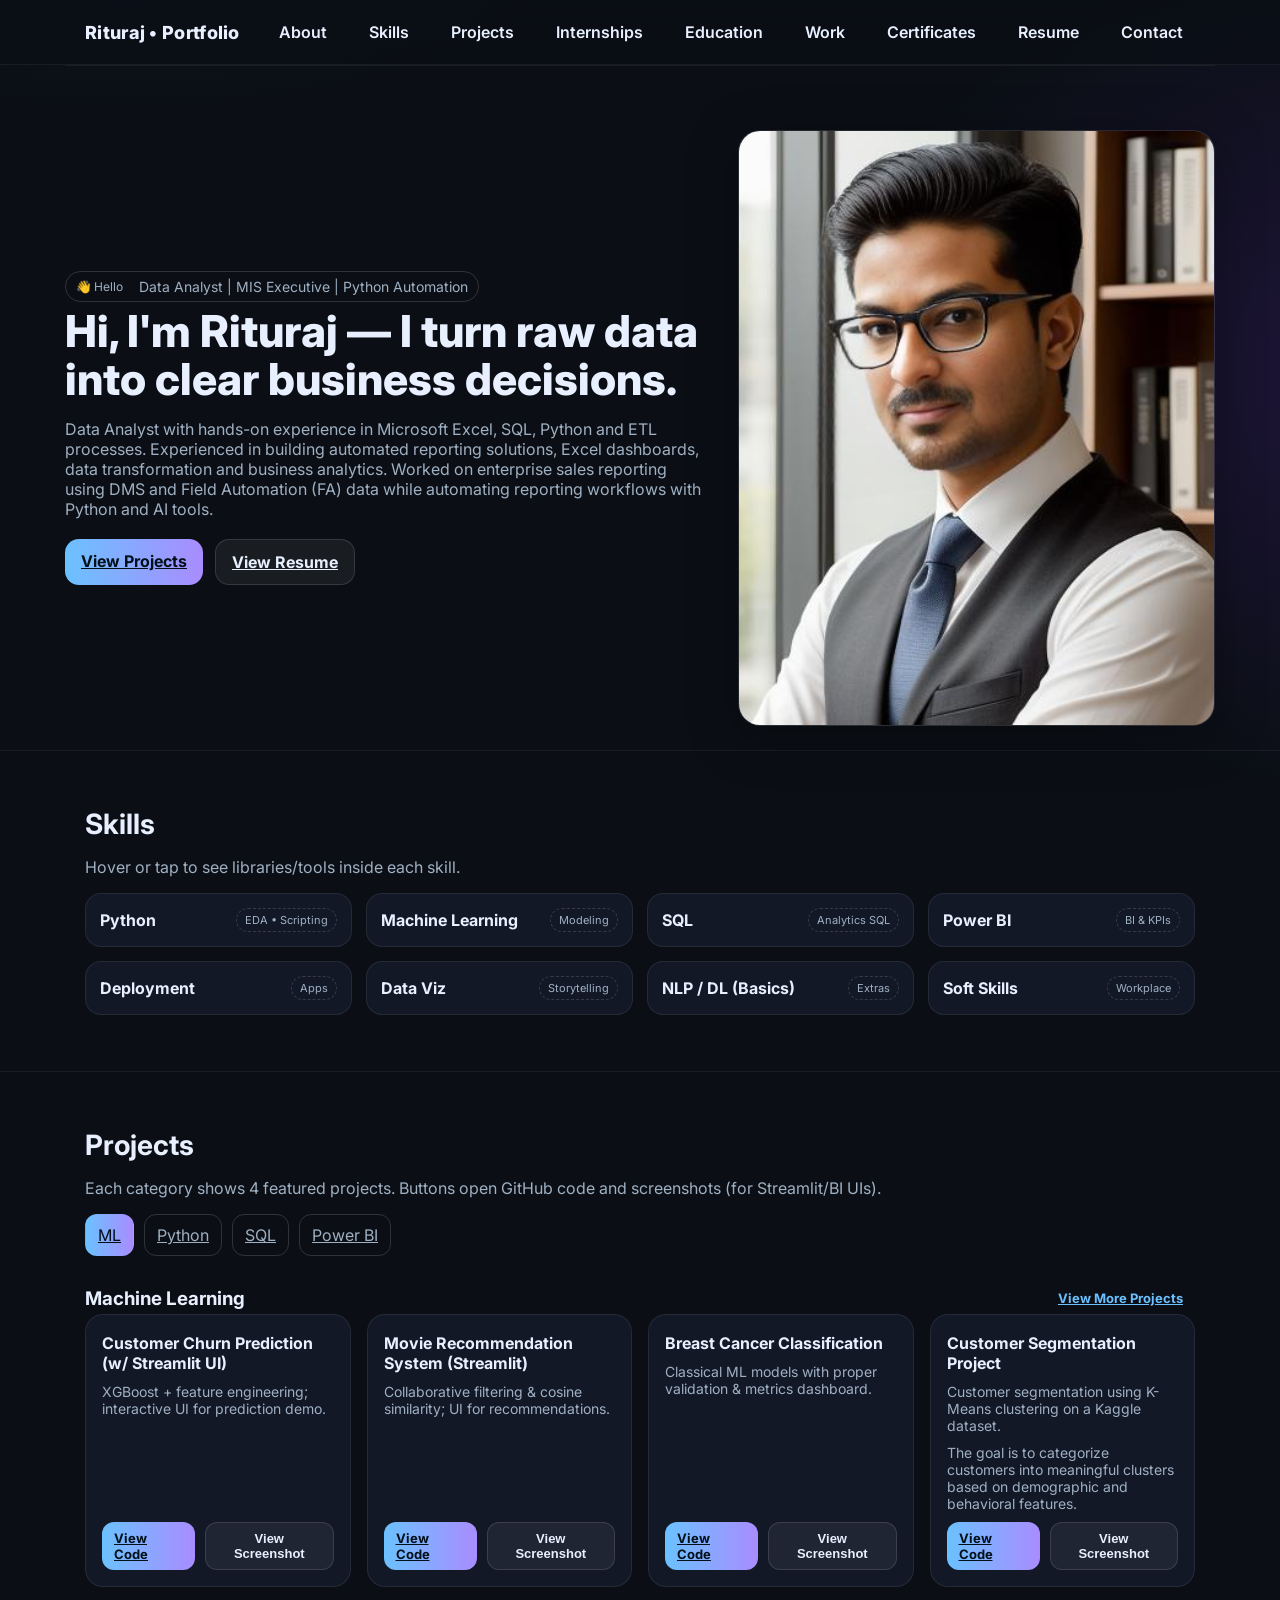
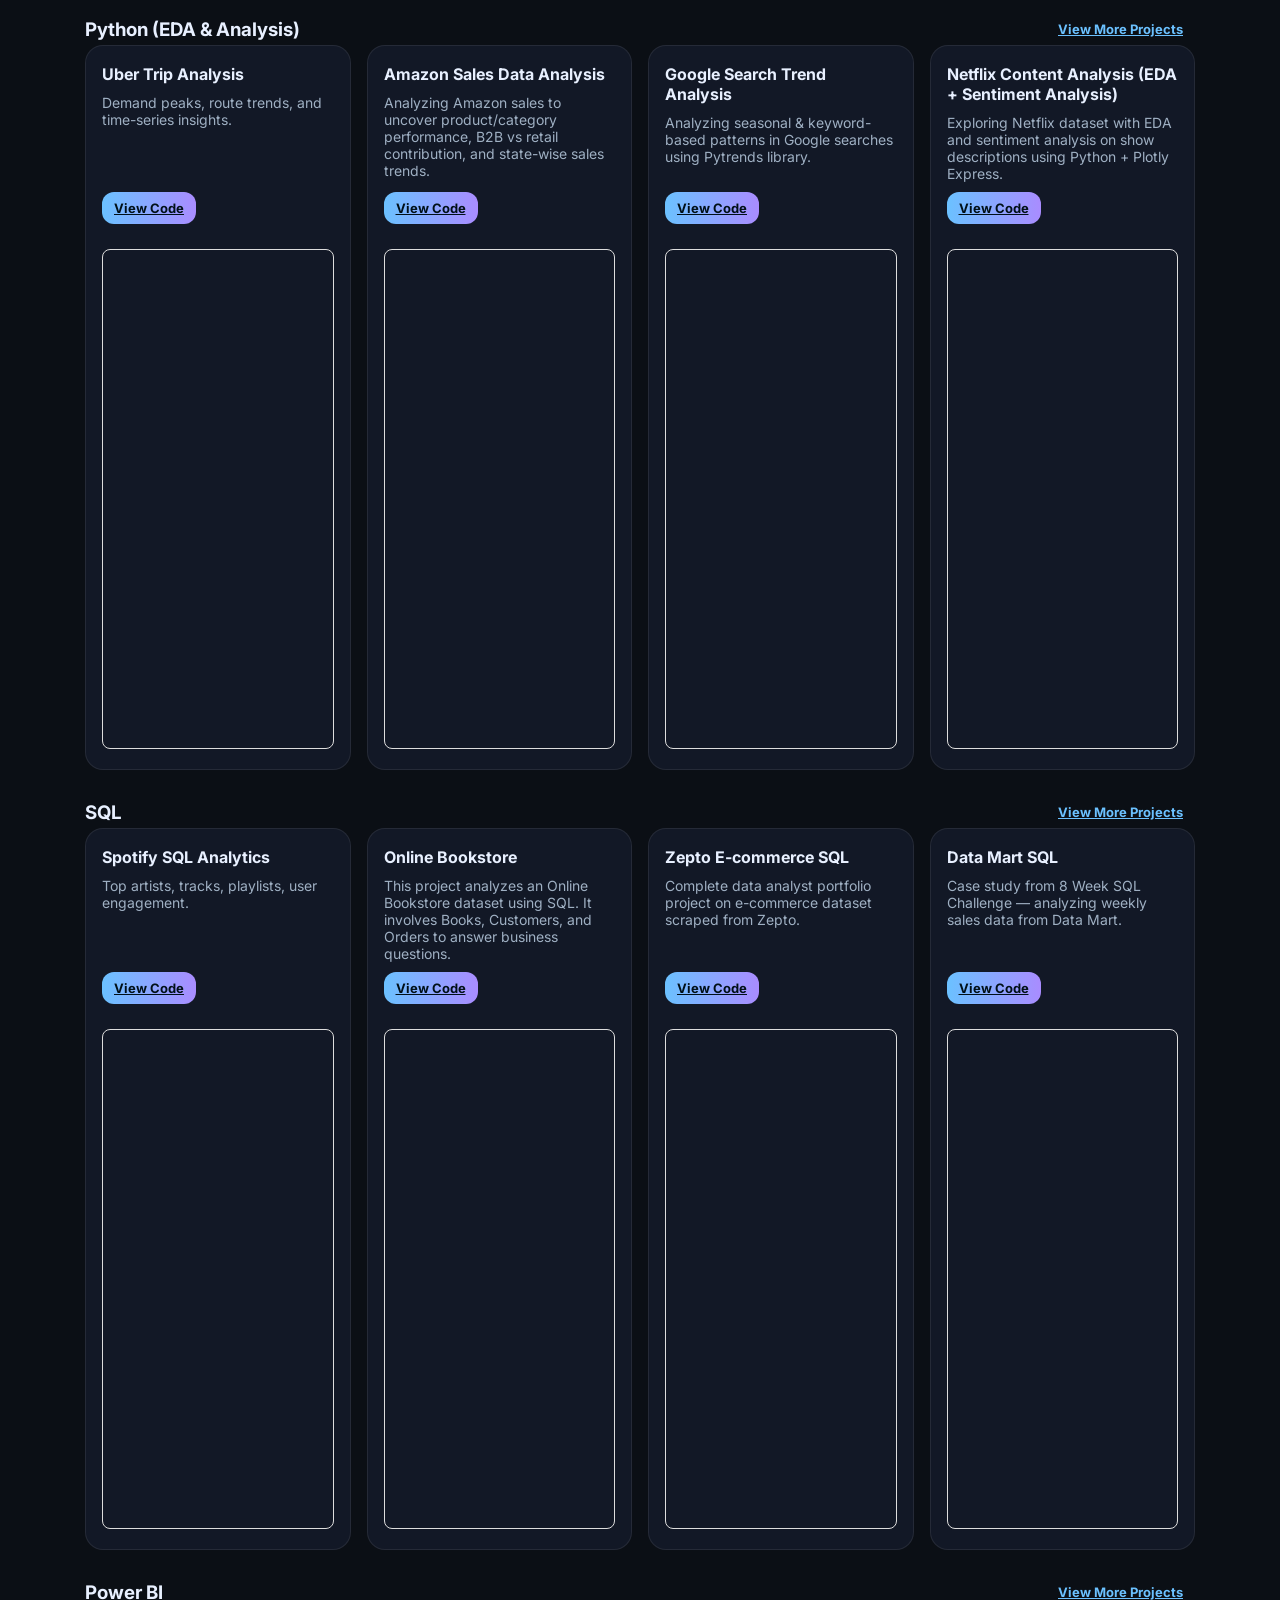
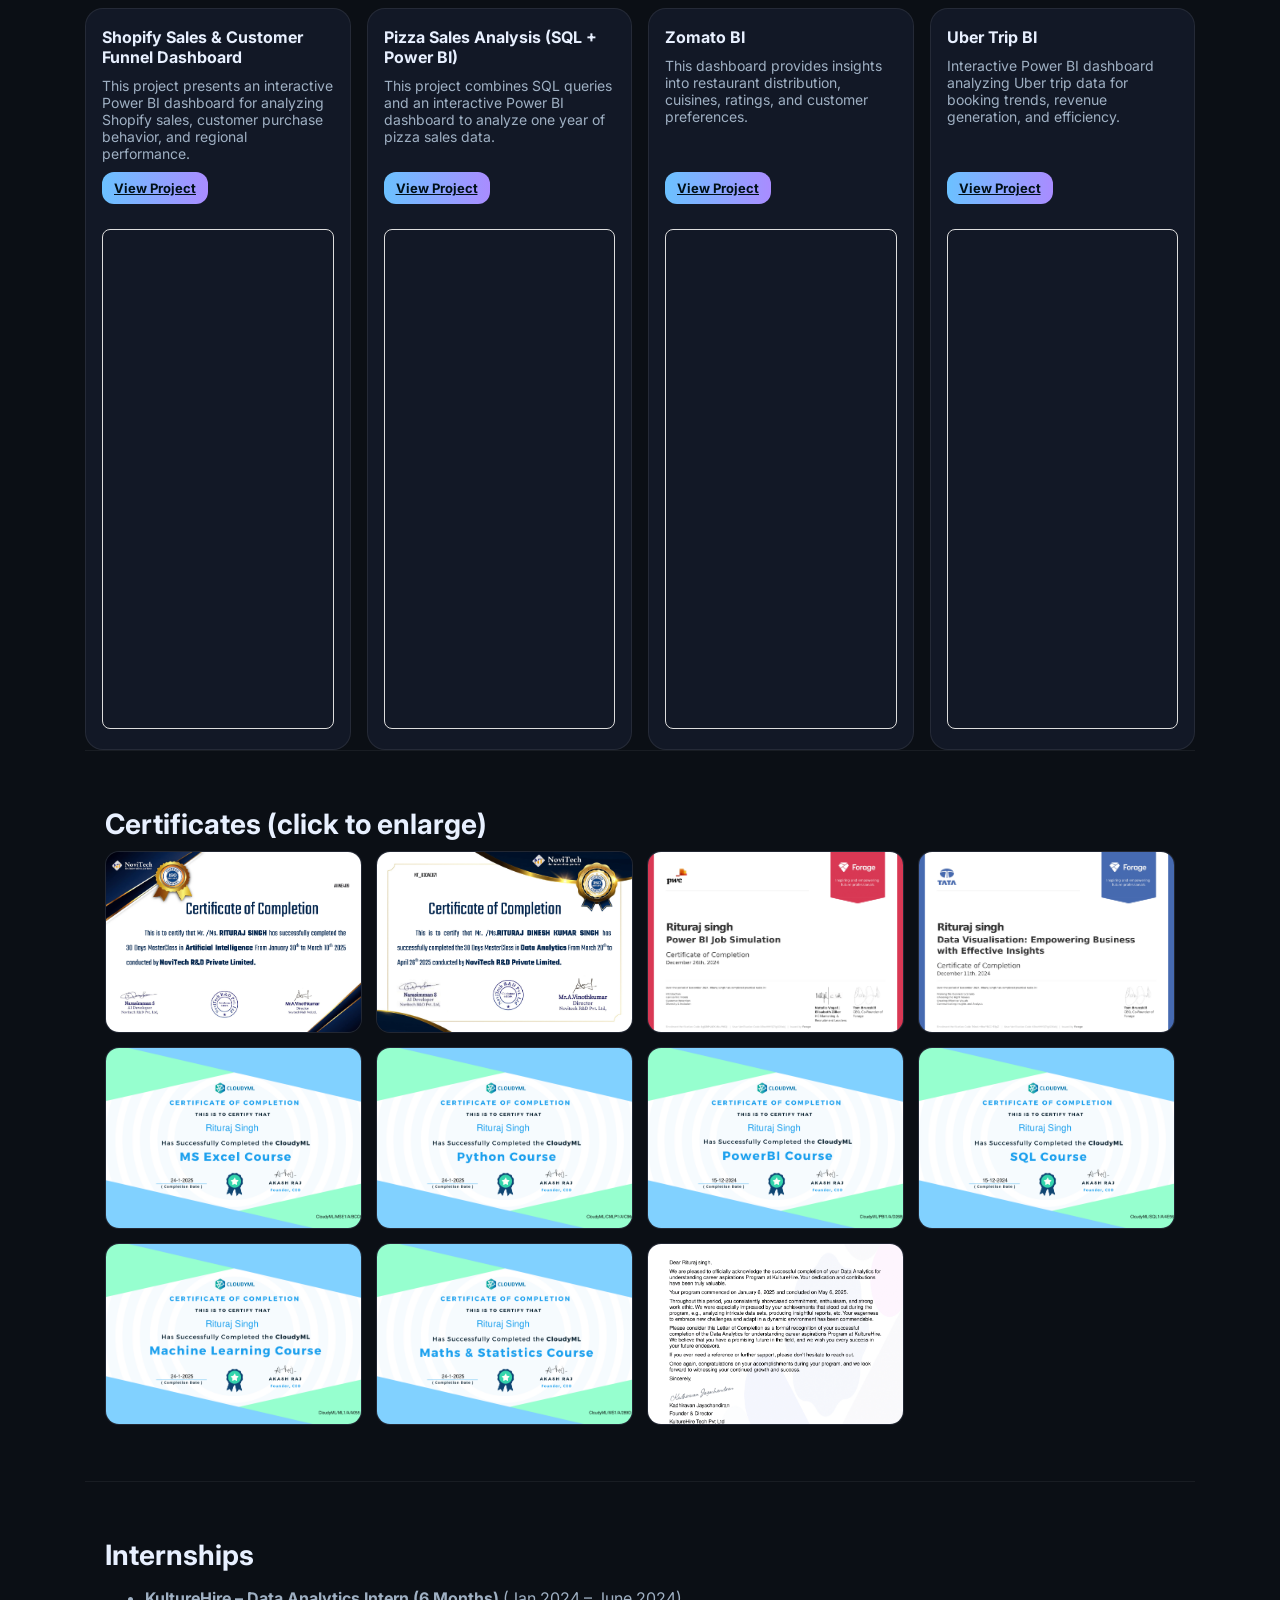
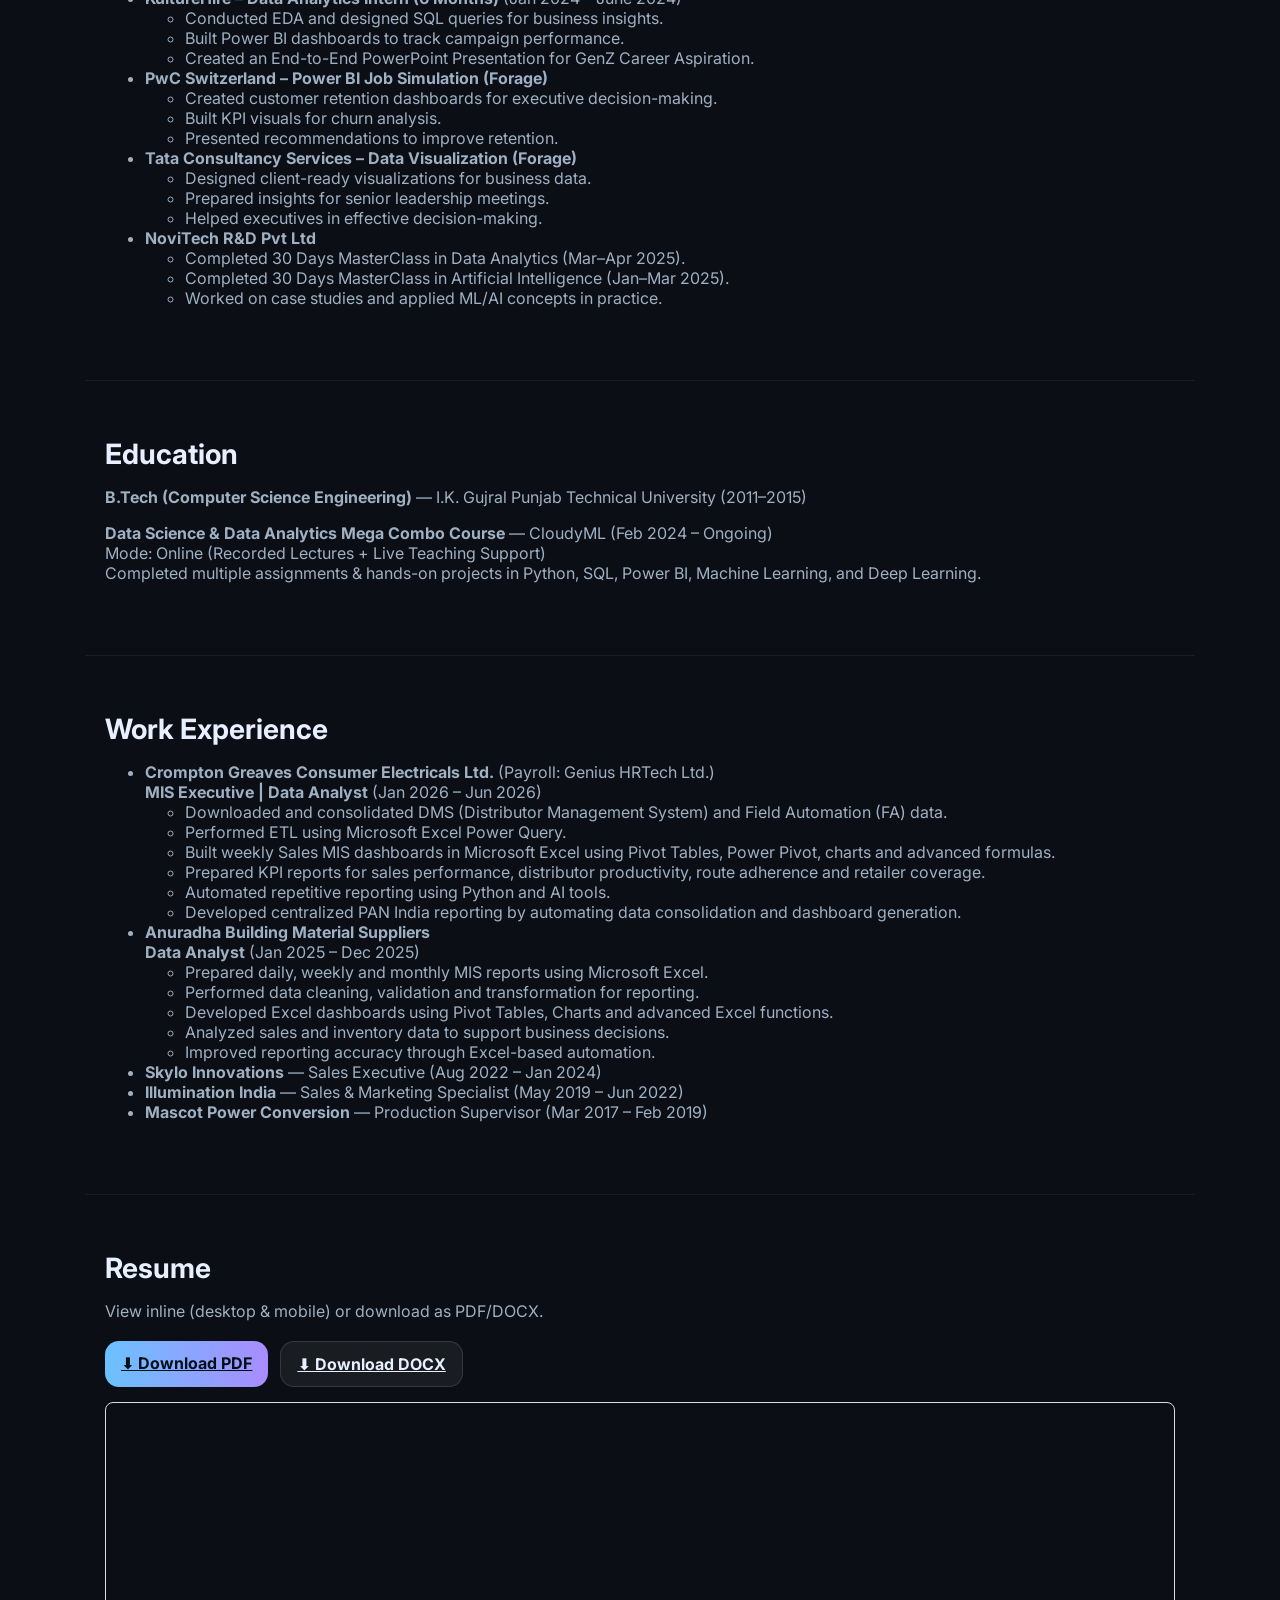
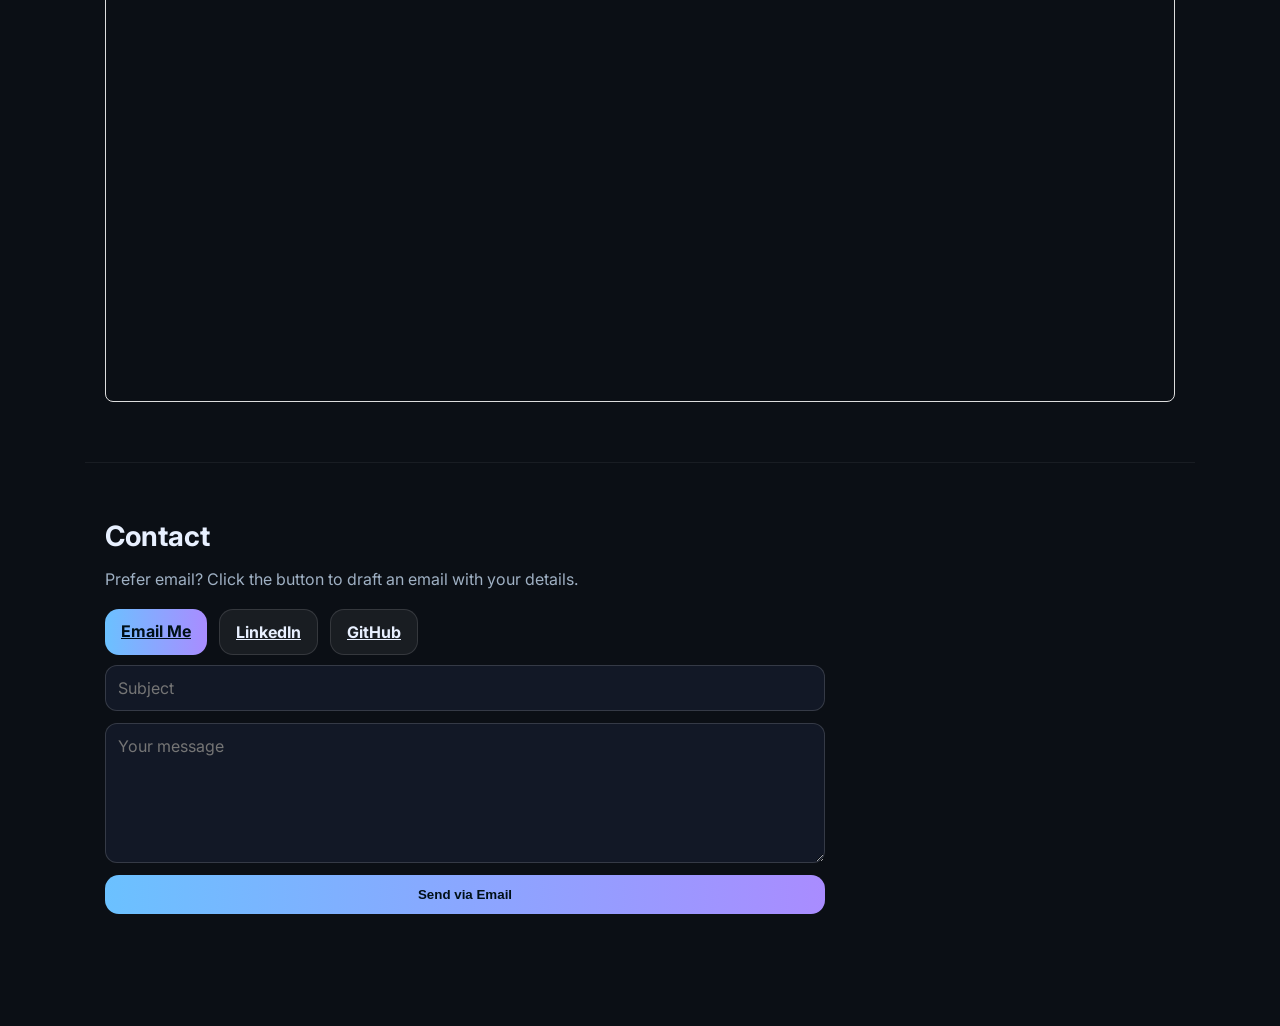
<file: index (2).html>
<!DOCTYPE html>
<html lang="en">
<head>
  <meta charset="utf-8" />
  <meta name="viewport" content="width=device-width, initial-scale=1" />
  <title>Rituraj Singh — Data Analyst | Aspiring Data Scientist</title>
  <meta name="description" content="Portfolio of Rituraj Singh — Data Analyst & aspiring Data Scientist. Python, SQL, Power BI, Machine Learning, Streamlit." />
  <link rel="preconnect" href="https://fonts.googleapis.com"/>
  <link rel="preconnect" href="https://fonts.gstatic.com" crossorigin/>
  <link href="https://fonts.googleapis.com/css2?family=Inter:wght@400;500;600;700;800&display=swap" rel="stylesheet"/>
  <style>
    :root{
      --bg:#0b0f15; --card:#121826; --muted:#9fb0c3; --text:#e8f0ff; --brand:#6bc1ff; --brand-2:#a98cff; --accent:#1f9dff;
      --ring: rgba(107,193,255,.35);
    }
    *{box-sizing:border-box}
    html{scroll-behavior:smooth}
    body{margin:0;background:radial-gradient(1200px 800px at 10% -5%,#132034 10%,transparent 60%),
                    radial-gradient(1000px 700px at 110% 5%,#1b1434 10%,transparent 60%),
                    linear-gradient(#0b0f15,#0b0f15);
         color:var(--text);font-family:Inter,system-ui,-apple-system,Segoe UI,Roboto,sans-serif}
    a{color:var(--brand)}
    img{max-width:100%;display:block}
    .wrap{max-width:1150px;margin:0 auto;padding:0 20px}

    /* NAV */
    header{position:sticky;top:0;z-index:50;background:rgba(11,15,21,.7);backdrop-filter:saturate(1.2) blur(12px);
      border-bottom:1px solid rgba(255,255,255,.06)}
    .nav{display:flex;align-items:center;justify-content:space-between;height:64px}
    .nav h1{font-size:18px;margin:0;font-weight:800;letter-spacing:.3px}
    .nav ul{list-style:none;display:flex;gap:18px;margin:0;padding:0}
    .nav a{color:var(--text);text-decoration:none;font-weight:600;padding:10px 12px;border-radius:10px}
    .nav a:hover{background:rgba(255,255,255,.06)}

    /* HERO */
    .hero{display:grid;grid-template-columns:1.2fr .9fr;gap:36px;align-items:center;padding:64px 0 24px}
    .badge{display:inline-flex;align-items:center;gap:8px;padding:6px 10px;border:1px solid rgba(255,255,255,.15);border-radius:999px;color:var(--muted);font-size:12px}
    .title{font-size:44px;line-height:1.08;margin:.4rem 0 1rem;font-weight:800}
    .lead{font-size:16px;color:var(--muted);max-width:64ch}
    .cta{margin-top:20px;display:flex;gap:12px;flex-wrap:wrap}
    .btn{appearance:none;border:0;border-radius:14px;padding:12px 16px;font-weight:700;cursor:pointer}
    .btn-primary{background:linear-gradient(90deg,var(--brand),var(--brand-2));color:#001018;box-shadow:0 0 0 0 var(--ring)}
    .btn-primary:hover{filter:brightness(1.07)}
    .btn-ghost{background:rgba(255,255,255,.06);color:var(--text);border:1px solid rgba(255,255,255,.12)}
    .hero-card{background:linear-gradient(180deg,rgba(255,255,255,.06),rgba(255,255,255,.02));border:1px solid rgba(255,255,255,.08);
      border-radius:22px;overflow:hidden;box-shadow:0 10px 50px rgba(0,0,0,.35)}
    .hero-card .img{aspect-ratio:4/5;object-fit:cover}

    section{padding:56px 0;border-top:1px solid rgba(255,255,255,.06)}
    section h2{font-size:28px;margin:0 0 10px}
    .muted{color:var(--muted)}

    /* SKILLS */
    .skill-grid{display:grid;grid-template-columns:repeat(4,1fr);gap:14px}
    .skill{background:var(--card);border:1px solid rgba(255,255,255,.08);padding:14px;border-radius:16px;position:relative}
    .skill>.row{display:flex;align-items:center;justify-content:space-between;gap:8px}
    .skill h4{margin:0;font-size:16px}
    .chip{font-size:11px;color:var(--muted);border:1px dashed rgba(255,255,255,.15);padding:4px 8px;border-radius:999px}
    .subskills{display:none;margin-top:10px;color:#cfe1ff;font-size:13px;line-height:1.65}
    .skill:hover .subskills, .skill[aria-expanded="true"] .subskills{display:block}
    .skill:focus-within{outline:2px solid var(--ring)}
    .toggle{background:transparent;border:0;color:var(--brand);cursor:pointer}

    /* PROJECTS */
    .tabs{display:flex;gap:10px;margin:10px 0 22px;flex-wrap:wrap}
    .tab{padding:10px 12px;border:1px solid rgba(255,255,255,.15);border-radius:12px;cursor:pointer;color:var(--muted)}
    .tab.active{color:#001018;background:linear-gradient(90deg,var(--brand),var(--brand-2));border-color:transparent}
    .grid{display:grid;grid-template-columns:repeat(4,1fr);gap:16px}
    .card{background:var(--card);border:1px solid rgba(255,255,255,.08);border-radius:18px;padding:16px;display:flex;flex-direction:column;gap:10px}
    .card h4{margin:2px 0 0}
    .card p{margin:0;color:var(--muted);font-size:14px}
    .card .actions{margin-top:auto;display:flex;gap:10px}
    .btn-sm{font-size:13px;padding:8px 12px;border-radius:12px}

    /* CERTIFICATES */
    .gallery{display:grid;grid-template-columns:repeat(4,1fr);gap:14px}
    .gallery a{border-radius:14px;overflow:hidden;border:1px solid rgba(255,255,255,.08);display:block;background:#0f1522}
    .gallery img{width:100%;height:180px;object-fit:cover}
    .lightbox{position:fixed;inset:0;background:rgba(0,0,0,.7);display:none;place-items:center;padding:20px;z-index:60}
    .lightbox img{max-width:min(100%,1100px);max-height:85vh;border-radius:16px}

    /* RESUME */
    .resume-embed{width:100%;height:680px;border:1px solid rgba(255,255,255,.12);border-radius:16px}

    /* CONTACT */
    form{display:grid;gap:12px;max-width:720px}
    input,textarea{background:var(--card);border:1px solid rgba(255,255,255,.15);border-radius:12px;padding:12px;color:var(--text);font:inherit}
    textarea{min-height:140px}

    /* UTIL */
    .kicker{color:var(--muted);font-size:14px}
    .spacer{height:6px}

    /* RESPONSIVE */
    @media (max-width: 1000px){
      .hero{grid-template-columns:1fr;gap:24px}
      .grid{grid-template-columns:repeat(2,1fr)}
      .skill-grid{grid-template-columns:repeat(2,1fr)}
      .gallery{grid-template-columns:repeat(2,1fr)}
    }
    @media (max-width:600px){
      .grid{grid-template-columns:1fr}
      .skill-grid{grid-template-columns:1fr}
      .gallery{grid-template-columns:1fr}
      .title{font-size:34px}
    }
  </style>
</head>
<body>
  <!-- NAV -->
  <header>
    <div class="wrap nav">
      <h1>Rituraj • Portfolio</h1>
      <nav>
        <ul>
          <li><a href="#about">About</a></li>
          <li><a href="#skills">Skills</a></li>
          <li><a href="#projects">Projects</a></li>
          <li><a href="#internships">Internships</a></li>
          <li><a href="#education">Education</a></li>
          <li><a href="#work">Work</a></li>
          <li><a href="#certs">Certificates</a></li>
          <li><a href="#resume">Resume</a></li>
          <li><a href="#contact">Contact</a></li>
        </ul>
      </nav>
    </div>
  </header>

  <!-- HERO / ABOUT -->
  <section id="about" class="wrap hero">
    <div>
      <span class="badge">👋 Hello
        <span class="spacer"></span>
        <span class="kicker">Data Analyst | MIS Executive | Python Automation</span>
      </span>
      <h2 class="title">Hi, I'm Rituraj — I turn raw data into clear business decisions.</h2>
      <p class="lead">Data Analyst with hands-on experience in Microsoft Excel, SQL, Python and ETL processes. Experienced in building automated reporting solutions, Excel dashboards, data transformation and business analytics. Worked on enterprise sales reporting using DMS and Field Automation (FA) data while automating reporting workflows with Python and AI tools.</p>
      <div class="cta">
        <a class="btn btn-primary" href="#projects">View Projects</a>
        <a class="btn btn-ghost" href="#resume">View Resume</a>
      </div>
    </div>
    <div class="hero-card">
      <img class="img" src="assets/img/profile.jpg" alt="Rituraj Singh profile"/>
    </div>
  </section>

  <!-- SKILLS -->
  <section id="skills">
    <div class="wrap">
      <h2>Skills</h2>
      <p class="muted">Hover or tap to see libraries/tools inside each skill.</p>
      <div class="skill-grid">
        <div class="skill" tabindex="0" aria-expanded="false">
          <div class="row">
            <h4>Python</h4>
            <span class="chip">EDA • Scripting</span>
          </div>
          <div class="subskills">Pandas, NumPy, Matplotlib, Seaborn, Plotly, Jupyter, OOP, Requests, BeautifulSoup (Web Scraping), Regex.</div>
        </div>
        <div class="skill" tabindex="0" aria-expanded="false">
          <div class="row">
            <h4>Machine Learning</h4>
            <span class="chip">Modeling</span>
          </div>
          <div class="subskills">Scikit‑learn, XGBoost, Logistic/Linear Regression, Random Forest, SVM, KNN, Pipeline, Feature Engineering, Cross‑Validation, ROC‑AUC, F1.</div>
        </div>
        <div class="skill" tabindex="0" aria-expanded="false">
          <div class="row">
            <h4>SQL</h4>
            <span class="chip">Analytics SQL</span>
          </div>
          <div class="subskills">Joins, CTEs, Window Functions, Subqueries, Aggregations, Views, Indexing, Data Modeling, Query Optimization.</div>
        </div>
        <div class="skill" tabindex="0" aria-expanded="false">
          <div class="row">
            <h4>Power BI</h4>
            <span class="chip">BI & KPIs</span>
          </div>
          <div class="subskills">DAX, Data Modeling, Star Schema, Relationships, Power Query (ETL), Measures, Tooltips, Bookmarks, Drill‑through, Publishing.</div>
        </div>
        <div class="skill" tabindex="0" aria-expanded="false">
          <div class="row">
            <h4>Deployment</h4>
            <span class="chip">Apps</span>
          </div>
          <div class="subskills">Streamlit (UI), Flask (APIs), Render/Streamlit Cloud (deploy), Git/GitHub, CI basics.</div>
        </div>
        <div class="skill" tabindex="0" aria-expanded="false">
          <div class="row">
            <h4>Data Viz</h4>
            <span class="chip">Storytelling</span>
          </div>
          <div class="subskills">Charts (bar, line, area, scatter), Layout, Color & Contrast, Annotations, Insight Narratives.</div>
        </div>
        <div class="skill" tabindex="0" aria-expanded="false">
          <div class="row">
            <h4>NLP / DL (Basics)</h4>
            <span class="chip">Extras</span>
          </div>
          <div class="subskills">Text Preprocessing, TF‑IDF, Word Embeddings, TensorFlow (intro), Sentiment Analysis.</div>
        </div>
        <div class="skill" tabindex="0" aria-expanded="false">
          <div class="row">
            <h4>Soft Skills</h4>
            <span class="chip">Workplace</span>
          </div>
          <div class="subskills">Problem Solving, Communication, Stakeholder Management, Presentation, Collaboration.</div>
        </div>
      </div>
    </div>
  </section>

  <!-- PROJECTS -->
  <section id="projects">
    <div class="wrap">
      <h2>Projects</h2>
      <p class="muted">Each category shows 4 featured projects. Buttons open GitHub code and screenshots (for Streamlit/BI UIs).</p>

      <!-- Tabs just for quick jump links -->
      <div class="tabs">
        <a class="tab active" href="#ml">ML</a>
        <a class="tab" href="#python">Python</a>
        <a class="tab" href="#sql">SQL</a>
        <a class="tab" href="#powerbi">Power BI</a>
      </div>

   <!-- ML -->
<div style="display:flex; justify-content:space-between; align-items:center; margin-top:26px;">
  <h3 id="ml" style="margin:0;">Machine Learning</h3>
  <a class="btn btn-sm btn-outline-primary" 
     target="_blank" 
     href="https://github.com/rjdecore/Machine-Learning-Project">View More Projects</a>
</div>

<div class="grid">

  <!-- Project 1 -->
  <article class="card">
    <h4>Customer Churn Prediction (w/ Streamlit UI)</h4>
    <p>XGBoost + feature engineering; interactive UI for prediction demo.</p>
    <div class="actions">
      <a class="btn btn-sm btn-primary" target="_blank" href="https://github.com/rjdecore/Machine-Learning-Project/tree/main/Customer_churn_Predict">View Code</a>
      <button class="btn btn-sm btn-ghost" data-shot="assets/img/shots/churn-ui.png">View Screenshot</button>
    </div>
  </article>

  <!-- Project 2 -->
  <article class="card">
    <h4>Movie Recommendation System (Streamlit)</h4>
    <p>Collaborative filtering & cosine similarity; UI for recommendations.</p>
    <div class="actions">
      <a class="btn btn-sm btn-primary" target="_blank" href="https://github.com/rjdecore/Machine-Learning-Project/tree/main/Movie-Recommender_system">View Code</a>
      <button class="btn btn-sm btn-ghost" data-shot="assets/img/shots/movie.png">View Screenshot</button>
    </div>
  </article>

  <!-- Project 3 -->
  <article class="card">
    <h4>Breast Cancer Classification</h4>
    <p>Classical ML models with proper validation & metrics dashboard.</p>
    <div class="actions">
      <a class="btn btn-sm btn-primary" target="_blank" href="https://github.com/rjdecore/Machine-Learning-Project/tree/main/Breast_Cancer">View Code</a>
      <button class="btn btn-sm btn-ghost" data-shot="assets/img/shots/cancer.png">View Screenshot</button>
    </div>
  </article>

  <!-- Project 4 -->
  <article class="card">
    <h4>Customer Segmentation Project</h4>
    <p>Customer segmentation using K-Means clustering on a Kaggle dataset.</p>
    <p>The goal is to categorize customers into meaningful clusters based on demographic and behavioral features.</p>
    <div class="actions">
      <a class="btn btn-sm btn-primary" target="_blank" href="https://github.com/rjdecore/Machine-Learning-Project/tree/main/Unsupervi-K-mean/Customer%20Segmentation">View Code</a>
      <button class="btn btn-sm btn-ghost" data-shot="assets/img/shots/cluster.png">View Screenshot</button>
    </div>
  </article>

</div>


<!-- PYTHON SECTION -->
<div style="display:flex; justify-content:space-between; align-items:center; margin-top:26px;">
  <h3 id="python" style="margin:0;">Python (EDA & Analysis)</h3>
  <a class="btn btn-sm btn-outline-primary" 
     target="_blank" 
     href="https://github.com/rjdecore/Python-Project">View More Projects</a>
</div>

<div class="grid">

  <!-- Project 1 -->
  <article class="card">
    <h4>Uber Trip Analysis</h4>
    <p>Demand peaks, route trends, and time-series insights.</p>
    <div class="actions">
      <a class="btn btn-sm btn-primary" target="_blank" 
         href="https://github.com/rjdecore/Python-Project">View Code</a>
    </div>
    <div class="pdf-preview" style="margin-top:15px;">
      <iframe 
        src="https://docs.google.com/viewer?url=https://raw.githubusercontent.com/rjdecore/Portfolio/main/assets/docs/Uber_Analysis.pdf&embedded=true" 
        width="100%" height="500px" style="border:1px solid #ddd; border-radius:8px;">
      </iframe>
    </div>
  </article>

  <!-- Project 2 -->
  <article class="card">
    <h4>Amazon Sales Data Analysis</h4>
    <p>Analyzing Amazon sales to uncover product/category performance, B2B vs retail contribution, and state-wise sales trends.</p>
    <div class="actions">
      <a class="btn btn-sm btn-primary" target="_blank" 
         href="https://github.com/rjdecore/Python-Project/tree/main/Amazone-sales">View Code</a>
    </div>
    <div class="pdf-preview" style="margin-top:15px;">
      <iframe 
        src="https://docs.google.com/viewer?url=https://raw.githubusercontent.com/rjdecore/Portfolio/main/assets/docs/Amazone.pdf&embedded=true" 
        width="100%" height="500px" style="border:1px solid #ddd; border-radius:8px;">
      </iframe>
    </div>
  </article>

  <!-- Project 3 -->
  <article class="card">
    <h4>Google Search Trend Analysis</h4>
    <p>Analyzing seasonal & keyword-based patterns in Google searches using Pytrends library.</p>
    <div class="actions">
      <a class="btn btn-sm btn-primary" target="_blank" 
         href="https://github.com/rjdecore/Python-Project/tree/main/Google_Search_Trend_Analysis">View Code</a>
    </div>
    <div class="pdf-preview" style="margin-top:15px;">
      <iframe 
        src="https://docs.google.com/viewer?url=https://raw.githubusercontent.com/rjdecore/Portfolio/main/assets/docs/Google-search-trend.pdf&embedded=true" 
        width="100%" height="500px" style="border:1px solid #ddd; border-radius:8px;">
      </iframe>
    </div>
  </article>

  <!-- Project 4 -->
  <article class="card">
    <h4>Netflix Content Analysis (EDA + Sentiment Analysis)</h4>
    <p>Exploring Netflix dataset with EDA and sentiment analysis on show descriptions using Python + Plotly Express.</p>
    <div class="actions">
      <a class="btn btn-sm btn-primary" target="_blank" 
         href="https://github.com/rjdecore/Python-Project/tree/main/neflik_senti">View Code</a>
    </div>
    <div class="pdf-preview" style="margin-top:15px;">
      <iframe 
        src="https://docs.google.com/viewer?url=https://raw.githubusercontent.com/rjdecore/Portfolio/main/assets/docs/Netflix-sentiment.pdf&embedded=true" 
        width="100%" height="500px" style="border:1px solid #ddd; border-radius:8px;">
      </iframe>
    </div>
  </article>

</div>



<!-- SQL -->
<div style="display:flex; justify-content:space-between; align-items:center; margin-top:26px;">
  <h3 id="sql" style="margin:0;">SQL</h3>
  <a class="btn btn-sm btn-outline-primary" 
     target="_blank" 
     href="https://github.com/rjdecore/Sql_Project">View More Projects</a>
</div>

<div class="grid">

  <!-- Project 1 -->
  <article class="card">
    <h4>Spotify SQL Analytics</h4>
    <p>Top artists, tracks, playlists, user engagement.</p>
    <div class="actions">
      <a class="btn btn-sm btn-primary" target="_blank" 
         href="https://github.com/rjdecore/Sql_Project/tree/main/Spotify%20Advanced%20SQL%20Project">View Code</a>
    </div>
    <div class="pdf-preview" style="margin-top:15px;">
      <iframe 
        src="https://docs.google.com/viewer?url=https://raw.githubusercontent.com/rjdecore/Portfolio/main/assets/docs/Spotify_SQL_Analytics.pdf&embedded=true" 
        width="100%" height="500px" style="border:1px solid #ddd; border-radius:8px;">
      </iframe>
    </div>
  </article>

  <!-- Project 2 -->
  <article class="card">
    <h4>Online Bookstore</h4>
    <p>This project analyzes an Online Bookstore dataset using SQL. It involves Books, Customers, and Orders to answer business questions.</p>
    <div class="actions">
      <a class="btn btn-sm btn-primary" target="_blank" 
         href="https://github.com/rjdecore/Sql_Project">View Code</a>
    </div>
    <div class="pdf-preview" style="margin-top:15px;">
      <iframe 
        src="https://docs.google.com/viewer?url=https://raw.githubusercontent.com/rjdecore/Portfolio/main/assets/docs/online_book_store.pdf&embedded=true" 
        width="100%" height="500px" style="border:1px solid #ddd; border-radius:8px;">
      </iframe>
    </div>
  </article>

  <!-- Project 3 -->
  <article class="card">
    <h4>Zepto E-commerce SQL</h4>
    <p>Complete data analyst portfolio project on e-commerce dataset scraped from Zepto.</p>
    <div class="actions">
      <a class="btn btn-sm btn-primary" target="_blank" 
         href="https://github.com/rjdecore/Sql_Project/tree/main/Zepto-Ecommerce-Sales">View Code</a>
    </div>
    <div class="pdf-preview" style="margin-top:15px;">
      <iframe 
        src="https://docs.google.com/viewer?url=https://raw.githubusercontent.com/rjdecore/Portfolio/main/assets/docs/Zepto_sol.pdf&embedded=true" 
        width="100%" height="500px" style="border:1px solid #ddd; border-radius:8px;">
      </iframe>
    </div>
  </article>

  <!-- Project 4 -->
  <article class="card">
    <h4>Data Mart SQL</h4>
    <p>Case study from 8 Week SQL Challenge — analyzing weekly sales data from Data Mart.</p>
    <div class="actions">
      <a class="btn btn-sm btn-primary" target="_blank" 
         href="https://github.com/rjdecore/Sql_Project/tree/main/D-Mart">View Code</a>
    </div>
    <div class="pdf-preview" style="margin-top:15px;">
      <iframe 
        src="https://docs.google.com/viewer?url=https://raw.githubusercontent.com/rjdecore/Portfolio/main/assets/docs/DataMart.pdf&embedded=true" 
        width="100%" height="500px" style="border:1px solid #ddd; border-radius:8px;">
      </iframe>
    </div>
  </article>

</div>


  <!-- POWER BI -->
<div style="display:flex; justify-content:space-between; align-items:center; margin-top:26px;">
  <h3 id="powerbi" style="margin:0;">Power BI</h3>
  <a class="btn btn-sm btn-outline-primary" 
     target="_blank" 
     href="https://github.com/rjdecore/Power-bi-Projects">View More Projects</a>
</div>

<div class="grid">

  <!-- Project 1 -->
  <article class="card">
    <h4>Shopify Sales & Customer Funnel Dashboard</h4>
    <p>This project presents an interactive Power BI dashboard for analyzing Shopify sales, customer purchase behavior, and regional performance.</p>
    <div class="actions">
      <a class="btn btn-sm btn-primary" target="_blank" 
         href="https://github.com/rjdecore/Power-bi-Projects/tree/main/Shopify%20Sales%20%26%20Customer%20Funnel%20Dashboard%20project">View Project</a>
    </div>
    <div class="pdf-preview" style="margin-top:15px;">
      <iframe 
        src="https://docs.google.com/viewer?url=https://raw.githubusercontent.com/rjdecore/Portfolio/main/assets/docs/Shopify_Sales.pdf&embedded=true" 
        width="100%" height="500px" 
        style="border:1px solid #ddd; border-radius:8px;">
      </iframe>
    </div>
  </article>

  <!-- Project 2 -->
  <article class="card">
    <h4>Pizza Sales Analysis (SQL + Power BI)</h4>
    <p>This project combines SQL queries and an interactive Power BI dashboard to analyze one year of pizza sales data.</p>
    <div class="actions">
      <a class="btn btn-sm btn-primary" target="_blank" 
         href="https://github.com/rjdecore/Power-bi-Projects/tree/main/Pizza_Sales_Dashboard_Sql_Powerbi">View Project</a>
    </div>
    <div class="pdf-preview" style="margin-top:15px;">
      <iframe 
        src="https://docs.google.com/viewer?url=https://raw.githubusercontent.com/rjdecore/Portfolio/main/assets/docs/pizza_sales.pdf&embedded=true" 
        width="100%" height="500px" 
        style="border:1px solid #ddd; border-radius:8px;">
      </iframe>
    </div>
  </article>

  <!-- Project 3 -->
  <article class="card">
    <h4>Zomato BI</h4>
    <p>This dashboard provides insights into restaurant distribution, cuisines, ratings, and customer preferences.</p>
    <div class="actions">
      <a class="btn btn-sm btn-primary" target="_blank" 
         href="https://github.com/rjdecore/Power-bi-Projects/tree/main/Zomato_Sales_Anyaisis">View Project</a>
    </div>
    <div class="pdf-preview" style="margin-top:15px;">
      <iframe 
        src="https://docs.google.com/viewer?url=https://raw.githubusercontent.com/rjdecore/Portfolio/main/assets/docs/Zomato_BI.pdf&embedded=true" 
        width="100%" height="500px" 
        style="border:1px solid #ddd; border-radius:8px;">
      </iframe>
    </div>
  </article>

  <!-- Project 4 -->
  <article class="card">
    <h4>Uber Trip BI</h4>
    <p>Interactive Power BI dashboard analyzing Uber trip data for booking trends, revenue generation, and efficiency.</p>
    <div class="actions">
      <a class="btn btn-sm btn-primary" target="_blank" 
         href="https://github.com/rjdecore/Power-bi-Projects/tree/main/Uber_Trip_Detail">View Project</a>
    </div>
    <div class="pdf-preview" style="margin-top:15px;">
      <iframe 
        src="https://docs.google.com/viewer?url=https://raw.githubusercontent.com/rjdecore/Portfolio/main/assets/docs/uber.pdf&embedded=true" 
        width="100%" height="500px" 
        style="border:1px solid #ddd; border-radius:8px;">
      </iframe>
    </div>
  </article>

</div>




    <!-- CERTIFICATES (Unlimited, add as many <a> as you want) -->
  <section id="certs">
    <div class="wrap">
      <h2>Certificates (click to enlarge)</h2>
      <div class="gallery" id="certGallery">
        <!-- Duplicate/extend these lines for all your images. All will show. -->
        <a href="assets/img/certificates/novitech-ai.jpg" data-shot="assets/img/certificates/novitech-ai.jpg"><img src="assets/img/certificates/novitech-ai.jpg" alt="Novitech AI"/></a>
        <a href="assets/img/certificates/novitech-da.jpg" data-shot="assets/img/certificates/novitech-da.jpg"><img src="assets/img/certificates/novitech-da.jpg" alt="Novitech DA"/></a>
        <a href="assets/img/certificates/pwc.jpg" data-shot="assets/img/certificates/pwc.jpg"><img src="assets/img/certificates/pwc.jpg" alt="PwC"/></a>
        <a href="assets/img/certificates/tata.jpg" data-shot="assets/img/certificates/tata.jpg"><img src="assets/img/certificates/tata.jpg" alt="Tata"/></a>
        <a href="assets/img/certificates/cloudyml.jpg" data-shot="assets/img/certificates/cloudyml.jpg"><img src="assets/img/certificates/cloudyml1.jpg" alt="CloudyML"/></a>
           <a href="assets/img/certificates/cloudyml.jpg" data-shot="assets/img/certificates/cloudyml.jpg"><img src="assets/img/certificates/cloudyml2.jpg" alt="CloudyML"/></a>
            <a href="assets/img/certificates/cloudyml.jpg" data-shot="assets/img/certificates/cloudyml.jpg"><img src="assets/img/certificates/cloudyml3.jpg" alt="CloudyML"/></a>
               <a href="assets/img/certificates/cloudyml.jpg" data-shot="assets/img/certificates/cloudyml.jpg"><img src="assets/img/certificates/cloudyml4.jpg" alt="CloudyML"/></a>
                  <a href="assets/img/certificates/cloudyml.jpg" data-shot="assets/img/certificates/cloudyml.jpg"><img src="assets/img/certificates/cloudyml5.jpg" alt="CloudyML"/></a>
                     <a href="assets/img/certificates/cloudyml.jpg" data-shot="assets/img/certificates/cloudyml.jpg"><img src="assets/img/certificates/cloudyml6.jpg" alt="CloudyML"/></a>
        <a href="assets/img/certificates/kulturehire.jpg" data-shot="assets/img/certificates/kulturehire.jpg"><img src="assets/img/certificates/kulturehire.jpg" alt="KultureHire"/></a>
        <!-- Add more <a>...</a> items — everything will render. -->
      </div>
    </div>
  </section>

<!-- Internships -->
<section id="Internships">
  <div class="wrap">
    <h2>Internships</h2>
    <ul class="muted">
      
      <li><strong>KultureHire – Data Analytics Intern (6 Months)</strong> (Jan 2024 – June 2024)
        <ul>
          <li>Conducted EDA and designed SQL queries for business insights.</li>
          <li>Built Power BI dashboards to track campaign performance.</li>
          <li>Created an End-to-End PowerPoint Presentation for GenZ Career Aspiration.</li>
        </ul>
      </li>

      <li><strong>PwC Switzerland – Power BI Job Simulation (Forage)</strong>
        <ul>
          <li>Created customer retention dashboards for executive decision-making.</li>
          <li>Built KPI visuals for churn analysis.</li>
          <li>Presented recommendations to improve retention.</li>
        </ul>
      </li>

      <li><strong>Tata Consultancy Services – Data Visualization (Forage)</strong>
        <ul>
          <li>Designed client-ready visualizations for business data.</li>
          <li>Prepared insights for senior leadership meetings.</li>
          <li>Helped executives in effective decision-making.</li>
        </ul>
      </li>

      <li><strong>NoviTech R&D Pvt Ltd</strong>
        <ul>
          <li>Completed 30 Days MasterClass in Data Analytics (Mar–Apr 2025).</li>
          <li>Completed 30 Days MasterClass in Artificial Intelligence (Jan–Mar 2025).</li>
          <li>Worked on case studies and applied ML/AI concepts in practice.</li>
        </ul>
      </li>

    </ul>
  </div>
</section>




 <!-- EDUCATION -->
<section id="education">
  <div class="wrap">
    <h2>Education</h2>
    
    <p class="muted">
      <strong>B.Tech (Computer Science Engineering)</strong> — I.K. Gujral Punjab Technical University (2011–2015)
    </p>

    <p class="muted">
      <strong>Data Science & Data Analytics Mega Combo Course</strong> — CloudyML (Feb 2024 – Ongoing)<br>
      Mode: Online (Recorded Lectures + Live Teaching Support)<br>
      Completed multiple assignments & hands-on projects in Python, SQL, Power BI, Machine Learning, and Deep Learning.
    </p>
    
  </div>
</section>


  <!-- WORK -->
  <section id="work">
    <div class="wrap">
      <h2>Work Experience</h2>
      <ul class="muted">
        <li><strong>Crompton Greaves Consumer Electricals Ltd.</strong> (Payroll: Genius HRTech Ltd.)<br>
        <strong>MIS Executive | Data Analyst</strong> (Jan 2026 – Jun 2026)
          <ul>
            <li>Downloaded and consolidated DMS (Distributor Management System) and Field Automation (FA) data.</li>
            <li>Performed ETL using Microsoft Excel Power Query.</li>
            <li>Built weekly Sales MIS dashboards in Microsoft Excel using Pivot Tables, Power Pivot, charts and advanced formulas.</li>
            <li>Prepared KPI reports for sales performance, distributor productivity, route adherence and retailer coverage.</li>
            <li>Automated repetitive reporting using Python and AI tools.</li>
            <li>Developed centralized PAN India reporting by automating data consolidation and dashboard generation.</li>
          </ul>
        </li>

        <li><strong>Anuradha Building Material Suppliers</strong><br>
        <strong>Data Analyst</strong> (Jan 2025 – Dec 2025)
          <ul>
            <li>Prepared daily, weekly and monthly MIS reports using Microsoft Excel.</li>
            <li>Performed data cleaning, validation and transformation for reporting.</li>
            <li>Developed Excel dashboards using Pivot Tables, Charts and advanced Excel functions.</li>
            <li>Analyzed sales and inventory data to support business decisions.</li>
            <li>Improved reporting accuracy through Excel-based automation.</li>
          </ul>
        </li>

        <li><strong>Skylo Innovations</strong> — Sales Executive (Aug 2022 – Jan 2024)</li>
        <li><strong>Illumination India</strong> — Sales & Marketing Specialist (May 2019 – Jun 2022)</li>
        <li><strong>Mascot Power Conversion</strong> — Production Supervisor (Mar 2017 – Feb 2019)</li>
      </ul>
    </div>
  </section>

<!-- RESUME VIEW + DOWNLOAD -->
<section id="resume">
  <div class="wrap">
    <h2>Resume</h2>
    <p class="muted">View inline (desktop & mobile) or download as PDF/DOCX.</p>

    <!-- Download Buttons -->
    <div class="cta" style="margin-bottom:15px;">
      <a class="btn btn-primary" href="assets/docs/Rituraj_Singh_Data_Analyst_Resume.pdf" target="_blank">⬇ Download PDF</a>
      <a class="btn btn-ghost" href="assets/docs/Rituraj_Singh_Data_Analyst_Resume.docx" download>⬇ Download DOCX</a>
    </div>

    <!-- Resume Preview -->
    <div class="pdf-container" style="margin-top:15px;">
      <iframe 
        src="https://docs.google.com/viewer?url=https://raw.githubusercontent.com/rjdecore/Portfolio/main/assets/docs/Rituraj_Singh_Data_Analyst_Resume.pdf&embedded=true" 
        width="100%" height="600px" 
        style="border:1px solid #ddd; border-radius:8px;">
      </iframe>
    </div>
  </div>
</section>



  <!-- CONTACT -->
  <section id="contact">
    <div class="wrap">
      <h2>Contact</h2>
      <p class="muted">Prefer email? Click the button to draft an email with your details.</p>
      <div class="cta">
        <a class="btn btn-primary" href="mailto:raj.ritu301@gmail.com?subject=Opportunity%20for%20Data%20Analyst%20Role&body=Hi%20Rituraj,%0D%0A%0D%0AWe%20found%20your%20portfolio%20impressive.%20Let's%20connect!">Email Me</a>
        <a class="btn btn-ghost" href="https://www.linkedin.com/in/rituraj2406" target="_blank">LinkedIn</a>
        <a class="btn btn-ghost" href="https://github.com/rjdecore" target="_blank">GitHub</a>
      </div>
      <div style="height:10px"></div>
      <form onsubmit="event.preventDefault();window.location='mailto:raj.ritu301@gmail.com?subject='+encodeURIComponent(document.getElementById('sub').value)+'&body='+encodeURIComponent(document.getElementById('msg').value);">
        <input id="sub" placeholder="Subject" required />
        <textarea id="msg" placeholder="Your message" required></textarea>
        <button class="btn btn-primary" type="submit">Send via Email</button>
      </form>
    </div>
  </section>

  <!-- LIGHTBOX (for screenshots & certificates) -->
  <div id="lightbox" class="lightbox" role="dialog" aria-modal="true" aria-label="Image preview">
    <img id="lightImg" alt="Preview" />
  </div>

  <script>
    // Toggle skill click (accessibility for mobile)
    document.querySelectorAll('.skill').forEach(card=>{
      card.addEventListener('click',()=>{
        const exp = card.getAttribute('aria-expanded') === 'true';
        card.setAttribute('aria-expanded', !exp);
      })
    })

    // Lightbox for screenshots & certificates
    const lb = document.getElementById('lightbox');
    const lbImg = document.getElementById('lightImg');
    function openLB(src){ lbImg.src = src; lb.style.display='grid'; }
    function closeLB(){ lb.style.display='none'; lbImg.src=''; }
    lb.addEventListener('click', closeLB);

    // Any element with data-shot opens lightbox
    document.querySelectorAll('[data-shot]').forEach(el=>{
      el.addEventListener('click', e=>{
        e.preventDefault(); openLB(el.getAttribute('data-shot'));
      })
    })
    // Certificates are anchors; ensure click opens large view
    document.querySelectorAll('#certGallery a').forEach(a=>{
      a.addEventListener('click', e=>{ e.preventDefault(); openLB(a.getAttribute('data-shot')); })
    })
  </script>
</body>
</html>
</file>
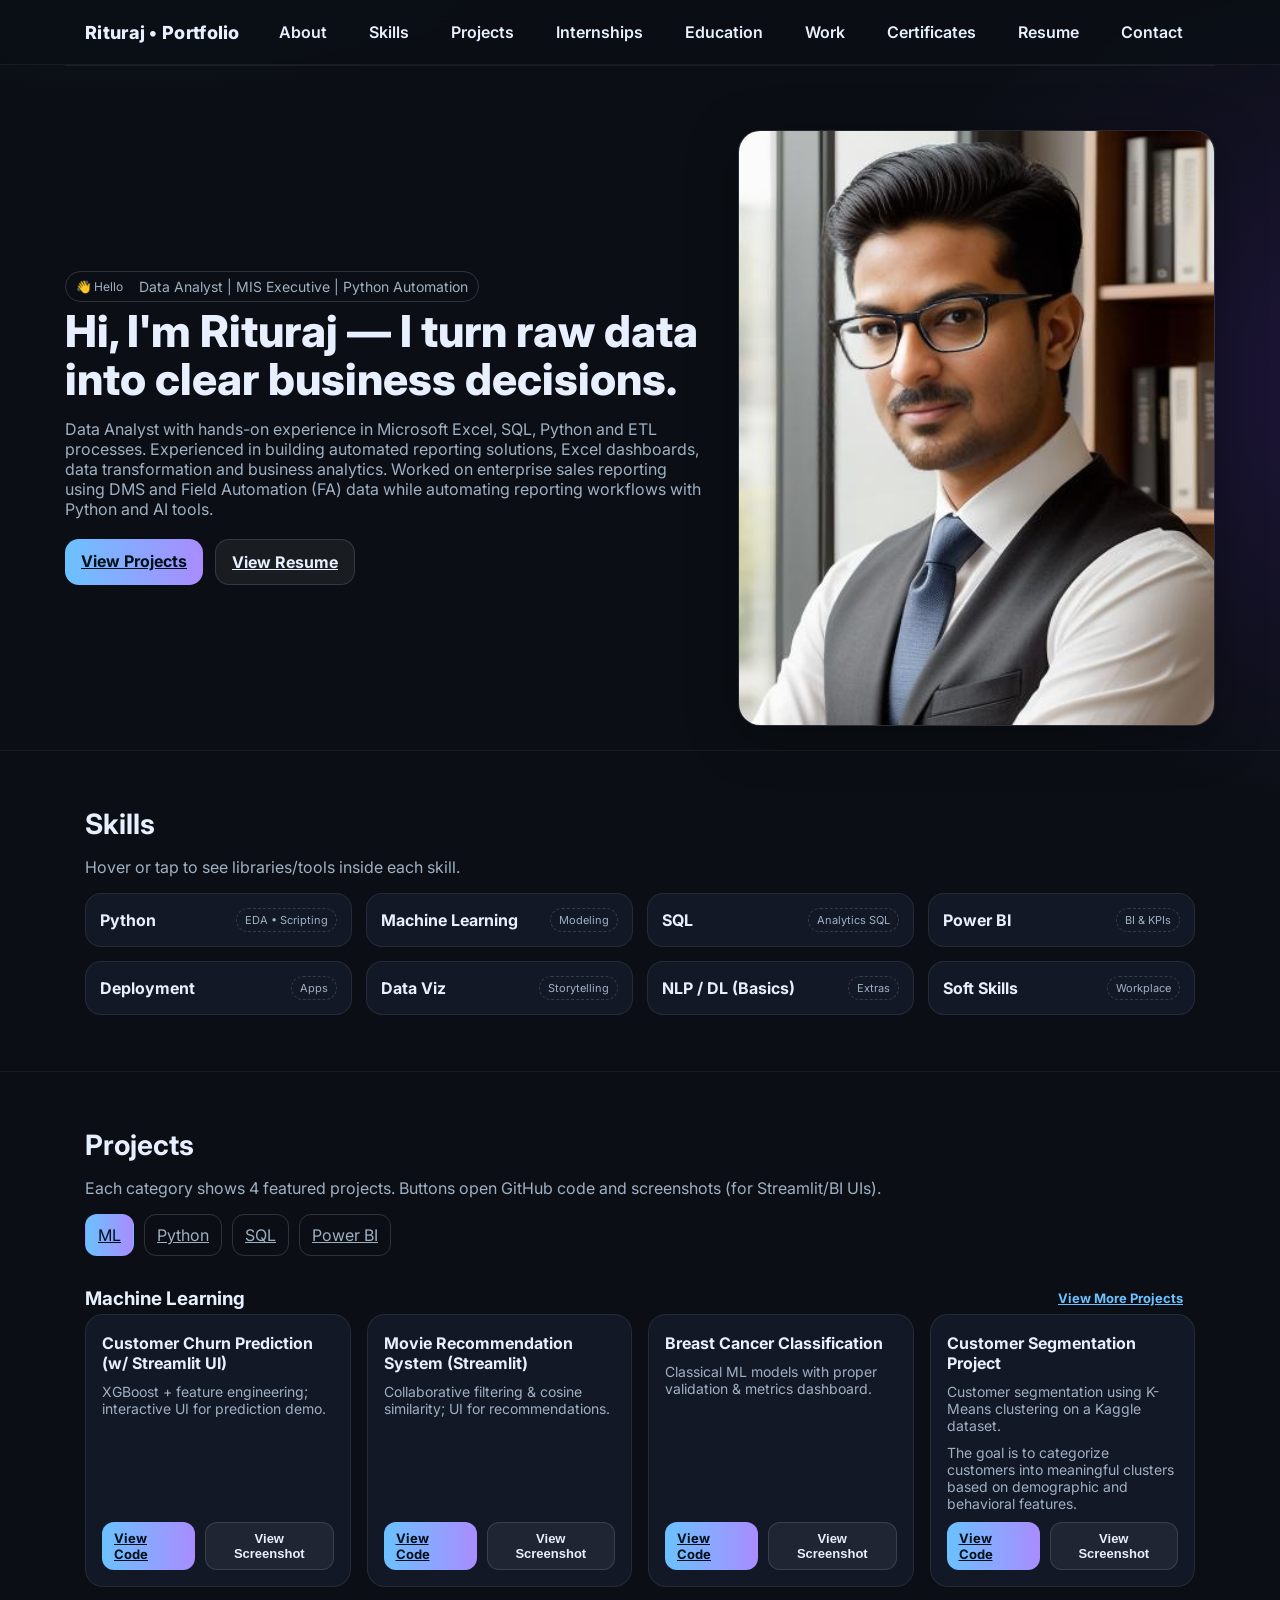
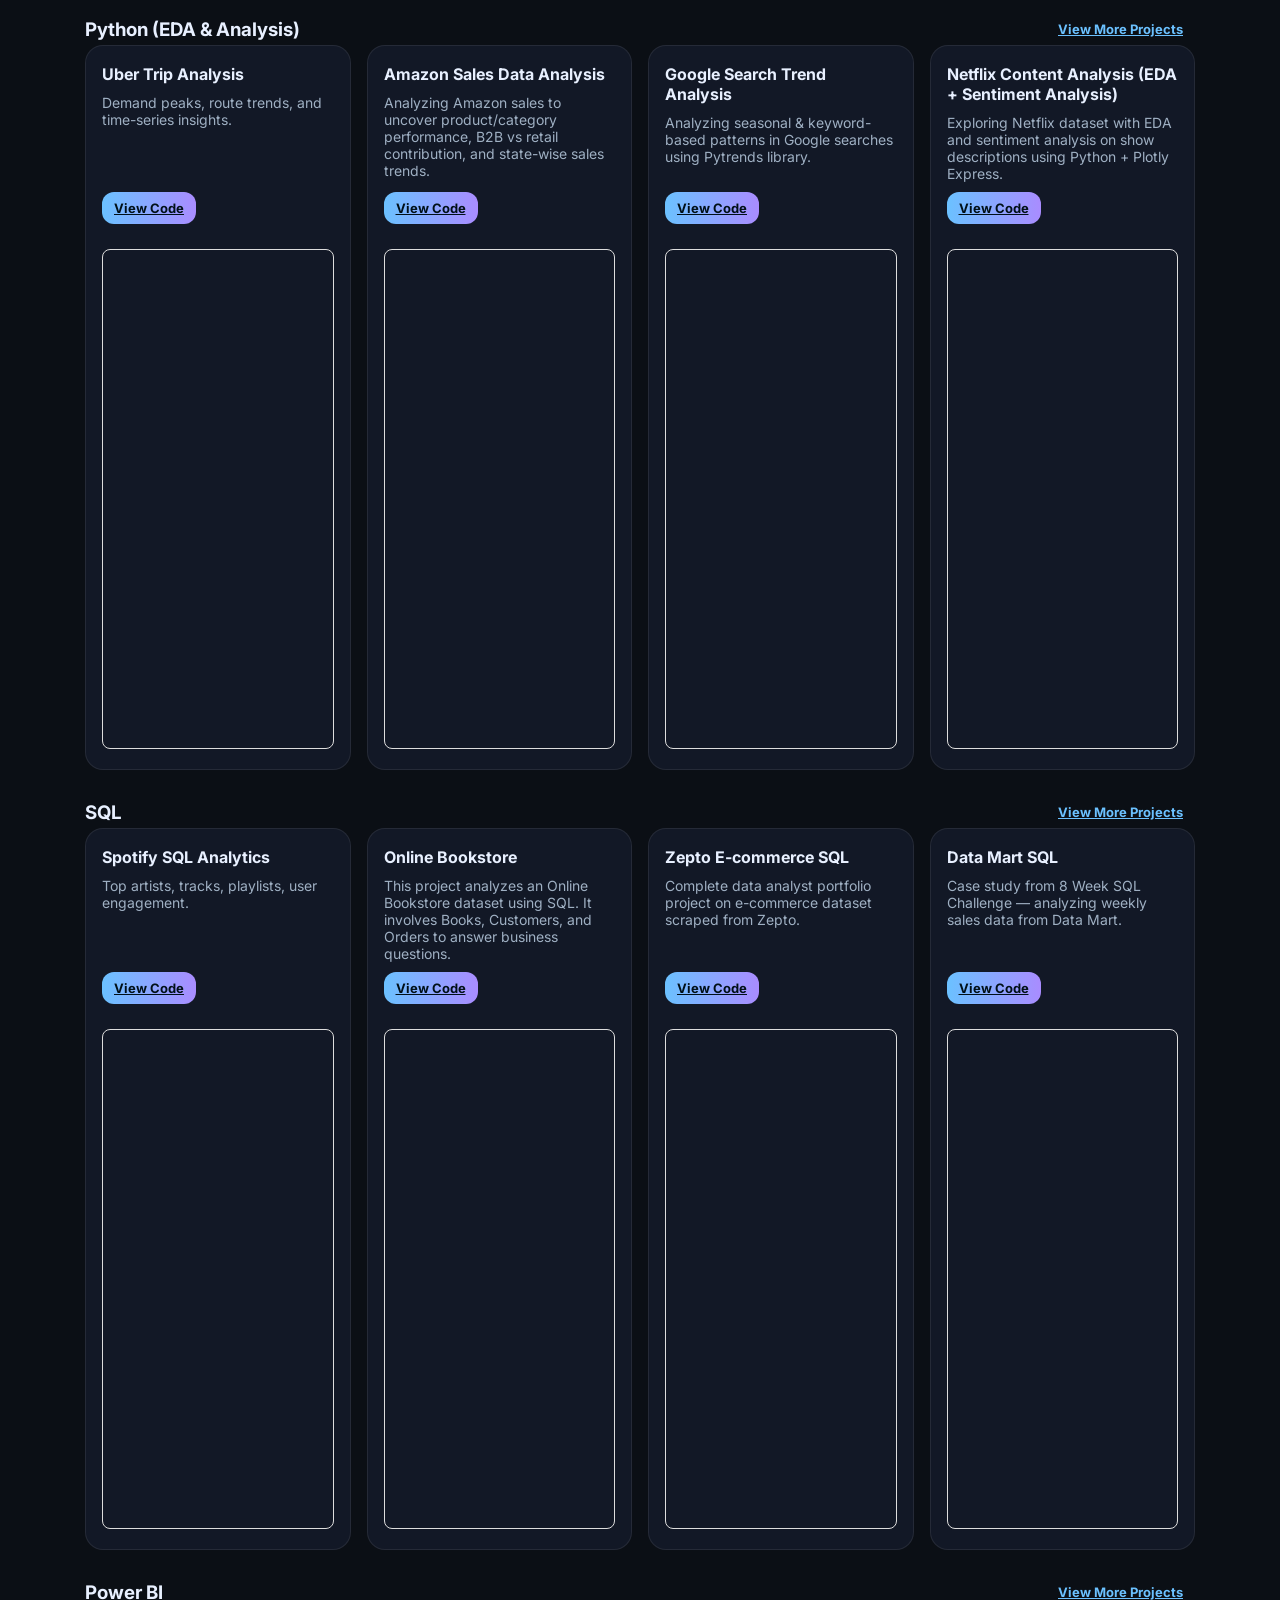
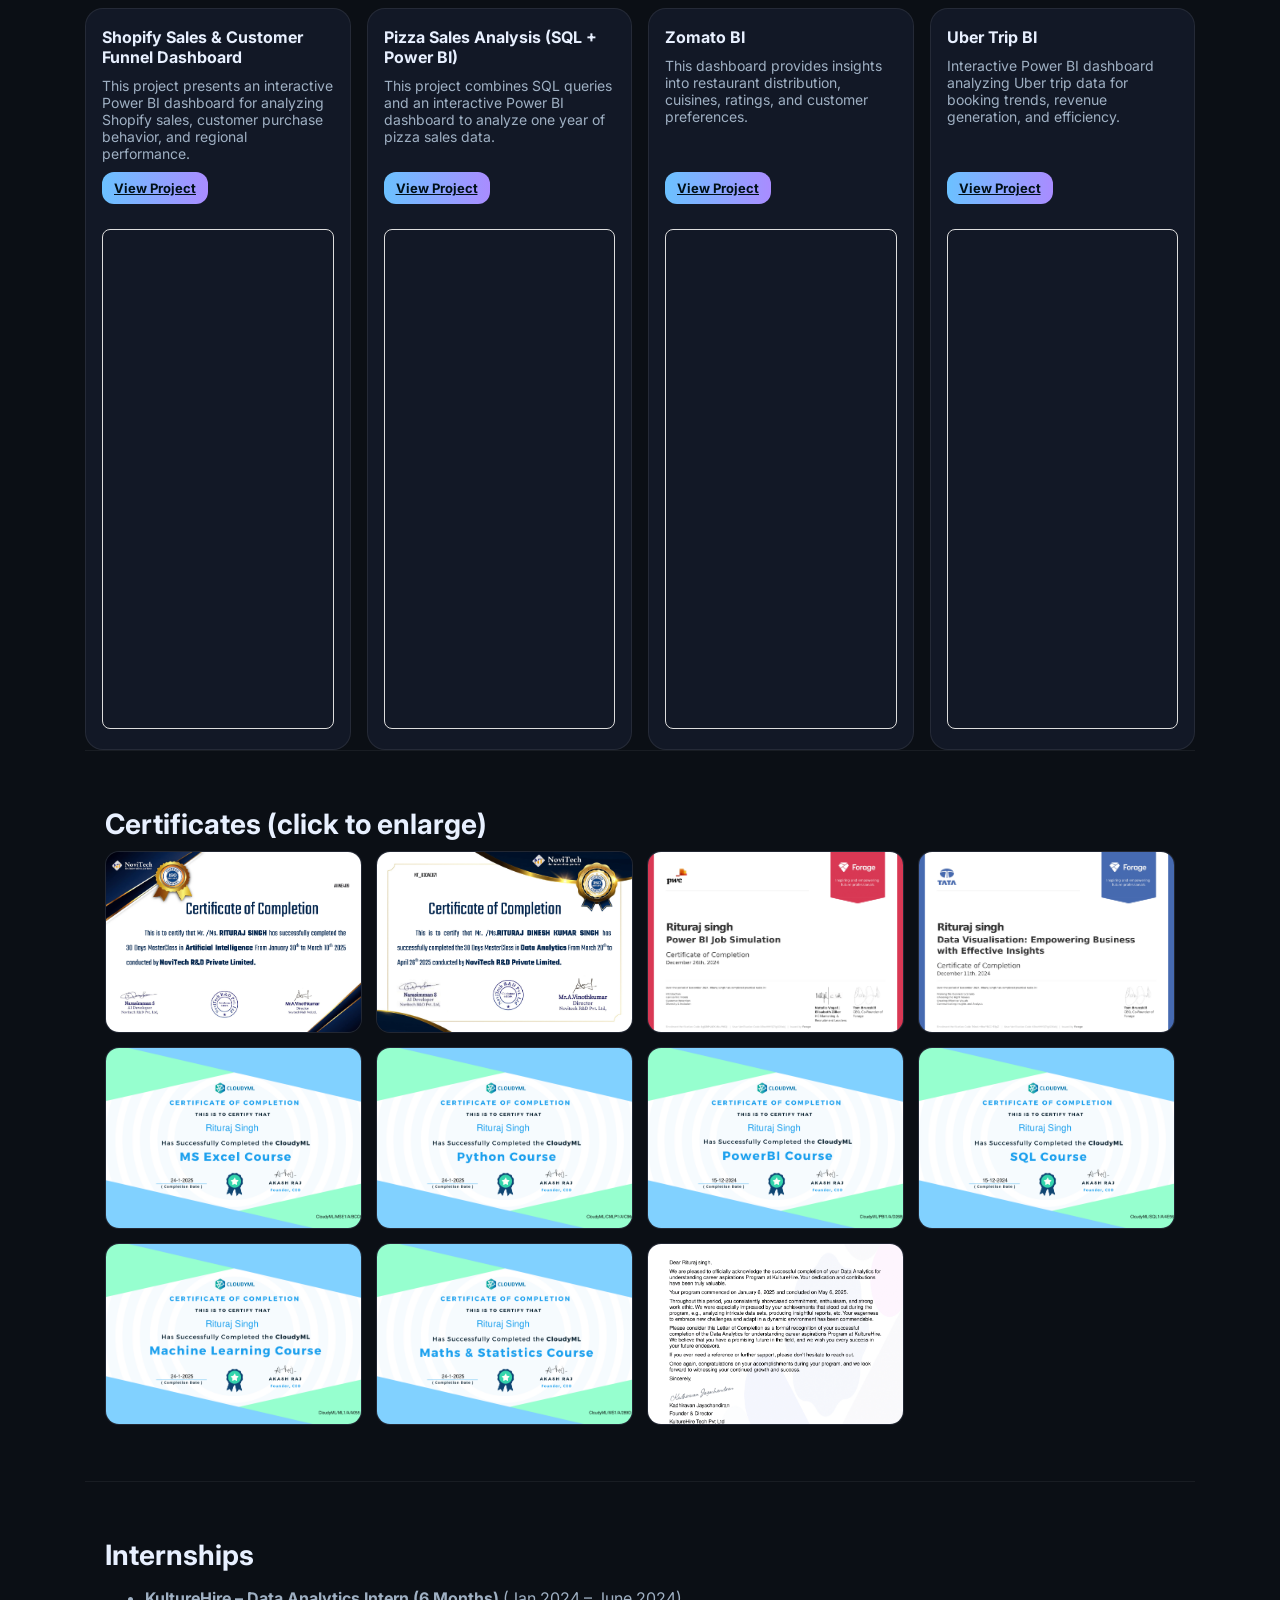
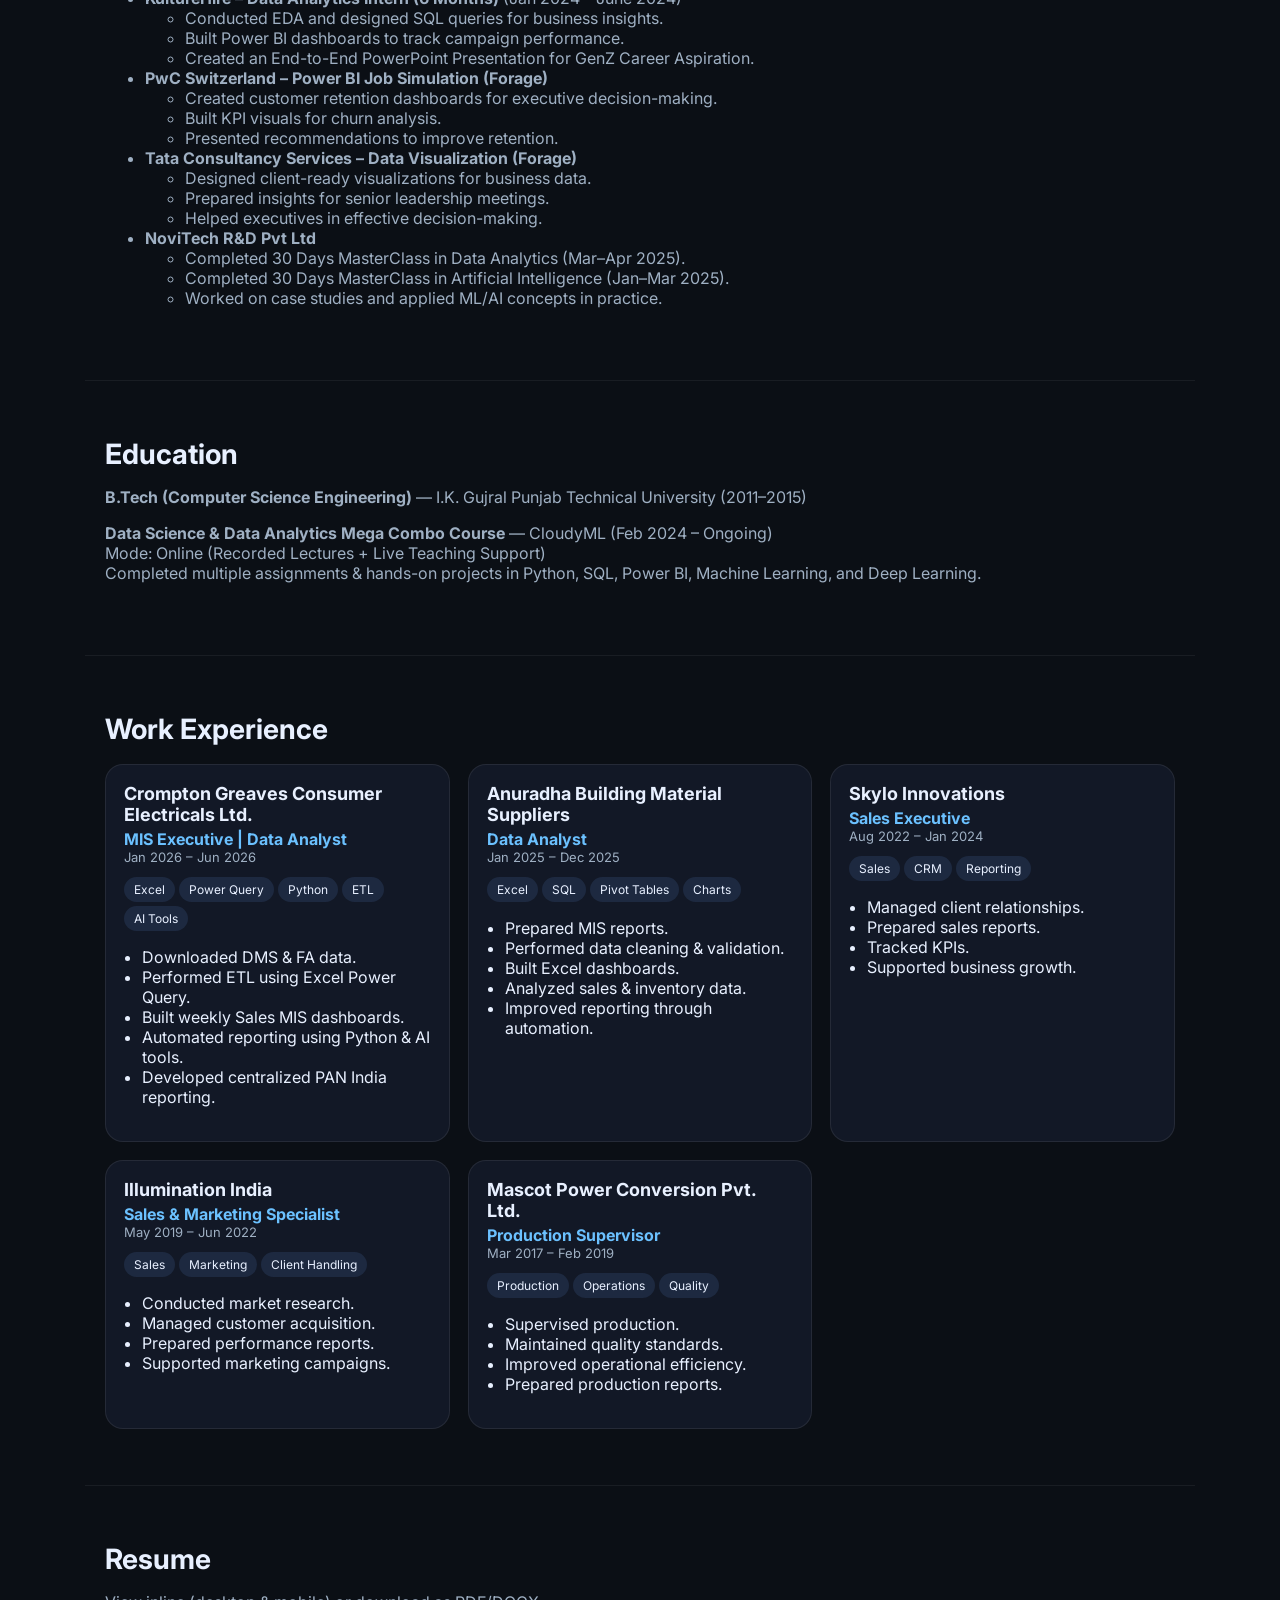
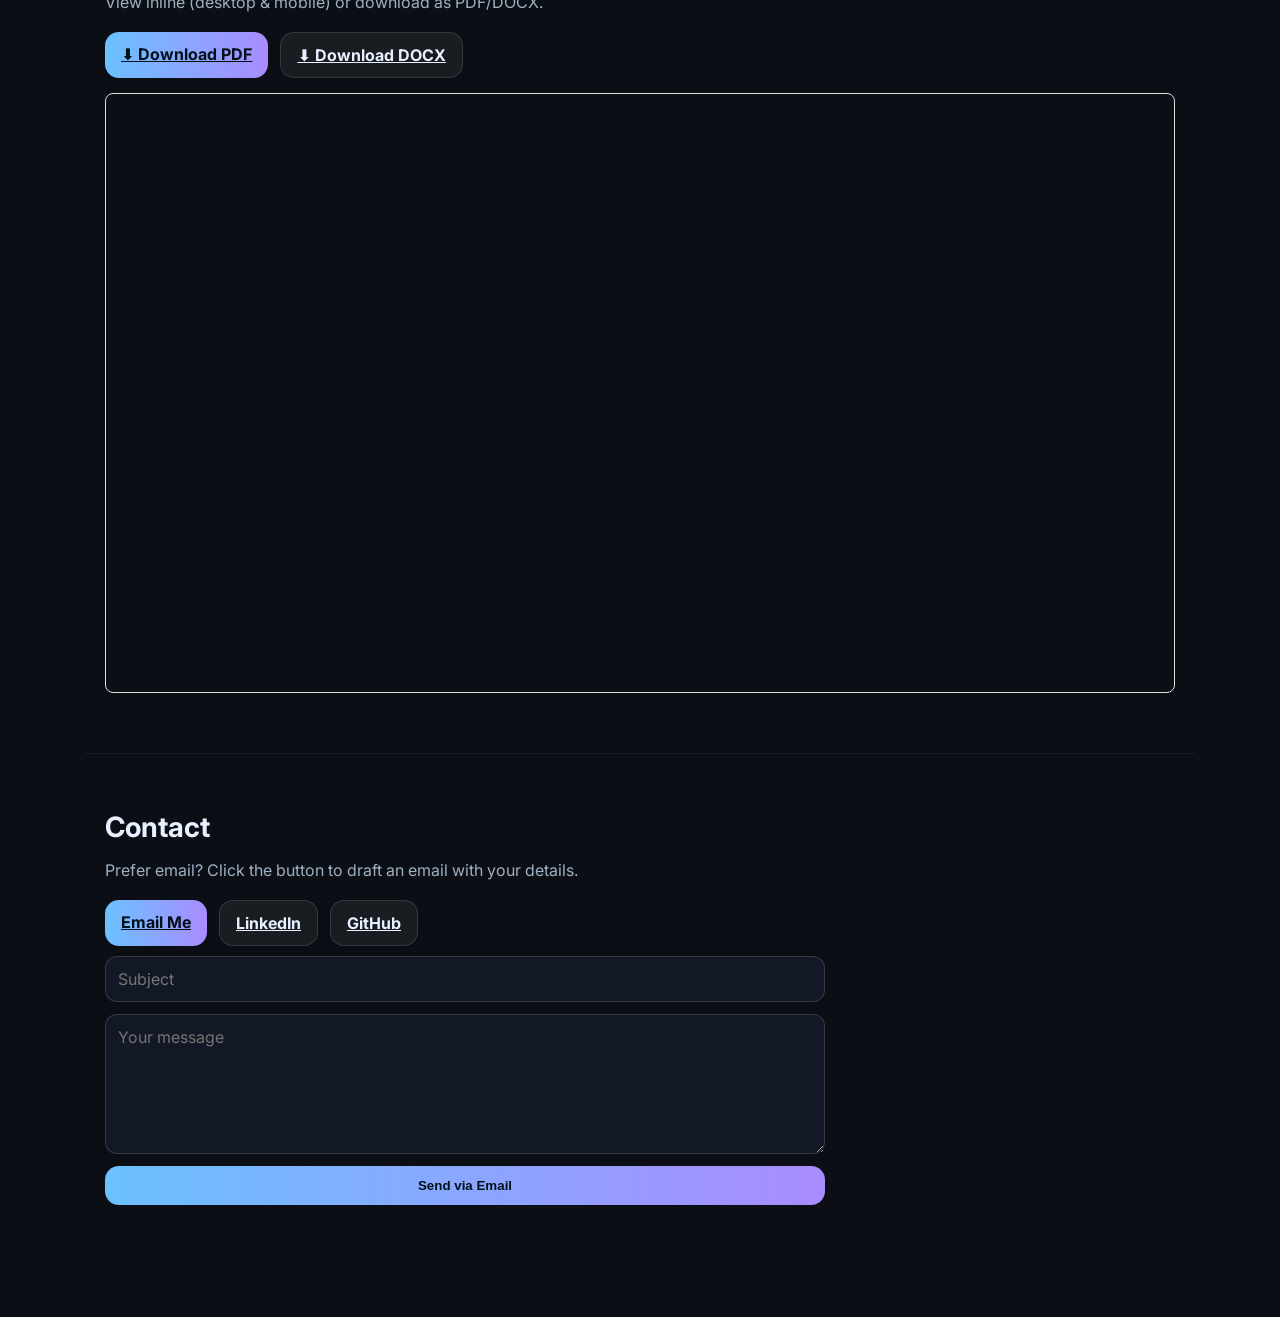
<file: Portfolio_Experience_Cards.html>
<!DOCTYPE html>

<html lang="en">
<head>
<meta charset="utf-8"/>
<meta content="width=device-width, initial-scale=1" name="viewport"/>
<title>Rituraj Singh — Data Analyst | Aspiring Data Scientist</title>
<meta content="Portfolio of Rituraj Singh — Data Analyst &amp; aspiring Data Scientist. Python, SQL, Power BI, Machine Learning, Streamlit." name="description"/>
<link href="https://fonts.googleapis.com" rel="preconnect"/>
<link crossorigin="" href="https://fonts.gstatic.com" rel="preconnect"/>
<link href="https://fonts.googleapis.com/css2?family=Inter:wght@400;500;600;700;800&amp;display=swap" rel="stylesheet"/>
<style>
    :root{
      --bg:#0b0f15; --card:#121826; --muted:#9fb0c3; --text:#e8f0ff; --brand:#6bc1ff; --brand-2:#a98cff; --accent:#1f9dff;
      --ring: rgba(107,193,255,.35);
    }
    *{box-sizing:border-box}
    html{scroll-behavior:smooth}
    body{margin:0;background:radial-gradient(1200px 800px at 10% -5%,#132034 10%,transparent 60%),
                    radial-gradient(1000px 700px at 110% 5%,#1b1434 10%,transparent 60%),
                    linear-gradient(#0b0f15,#0b0f15);
         color:var(--text);font-family:Inter,system-ui,-apple-system,Segoe UI,Roboto,sans-serif}
    a{color:var(--brand)}
    img{max-width:100%;display:block}
    .wrap{max-width:1150px;margin:0 auto;padding:0 20px}

    /* NAV */
    header{position:sticky;top:0;z-index:50;background:rgba(11,15,21,.7);backdrop-filter:saturate(1.2) blur(12px);
      border-bottom:1px solid rgba(255,255,255,.06)}
    .nav{display:flex;align-items:center;justify-content:space-between;height:64px}
    .nav h1{font-size:18px;margin:0;font-weight:800;letter-spacing:.3px}
    .nav ul{list-style:none;display:flex;gap:18px;margin:0;padding:0}
    .nav a{color:var(--text);text-decoration:none;font-weight:600;padding:10px 12px;border-radius:10px}
    .nav a:hover{background:rgba(255,255,255,.06)}

    /* HERO */
    .hero{display:grid;grid-template-columns:1.2fr .9fr;gap:36px;align-items:center;padding:64px 0 24px}
    .badge{display:inline-flex;align-items:center;gap:8px;padding:6px 10px;border:1px solid rgba(255,255,255,.15);border-radius:999px;color:var(--muted);font-size:12px}
    .title{font-size:44px;line-height:1.08;margin:.4rem 0 1rem;font-weight:800}
    .lead{font-size:16px;color:var(--muted);max-width:64ch}
    .cta{margin-top:20px;display:flex;gap:12px;flex-wrap:wrap}
    .btn{appearance:none;border:0;border-radius:14px;padding:12px 16px;font-weight:700;cursor:pointer}
    .btn-primary{background:linear-gradient(90deg,var(--brand),var(--brand-2));color:#001018;box-shadow:0 0 0 0 var(--ring)}
    .btn-primary:hover{filter:brightness(1.07)}
    .btn-ghost{background:rgba(255,255,255,.06);color:var(--text);border:1px solid rgba(255,255,255,.12)}
    .hero-card{background:linear-gradient(180deg,rgba(255,255,255,.06),rgba(255,255,255,.02));border:1px solid rgba(255,255,255,.08);
      border-radius:22px;overflow:hidden;box-shadow:0 10px 50px rgba(0,0,0,.35)}
    .hero-card .img{aspect-ratio:4/5;object-fit:cover}

    section{padding:56px 0;border-top:1px solid rgba(255,255,255,.06)}
    section h2{font-size:28px;margin:0 0 10px}
    .muted{color:var(--muted)}

    /* SKILLS */
    .skill-grid{display:grid;grid-template-columns:repeat(4,1fr);gap:14px}
    .skill{background:var(--card);border:1px solid rgba(255,255,255,.08);padding:14px;border-radius:16px;position:relative}
    .skill>.row{display:flex;align-items:center;justify-content:space-between;gap:8px}
    .skill h4{margin:0;font-size:16px}
    .chip{font-size:11px;color:var(--muted);border:1px dashed rgba(255,255,255,.15);padding:4px 8px;border-radius:999px}
    .subskills{display:none;margin-top:10px;color:#cfe1ff;font-size:13px;line-height:1.65}
    .skill:hover .subskills, .skill[aria-expanded="true"] .subskills{display:block}
    .skill:focus-within{outline:2px solid var(--ring)}
    .toggle{background:transparent;border:0;color:var(--brand);cursor:pointer}

    /* PROJECTS */
    .tabs{display:flex;gap:10px;margin:10px 0 22px;flex-wrap:wrap}
    .tab{padding:10px 12px;border:1px solid rgba(255,255,255,.15);border-radius:12px;cursor:pointer;color:var(--muted)}
    .tab.active{color:#001018;background:linear-gradient(90deg,var(--brand),var(--brand-2));border-color:transparent}
    .grid{display:grid;grid-template-columns:repeat(4,1fr);gap:16px}
    .card{background:var(--card);border:1px solid rgba(255,255,255,.08);border-radius:18px;padding:16px;display:flex;flex-direction:column;gap:10px}
    .card h4{margin:2px 0 0}
    .card p{margin:0;color:var(--muted);font-size:14px}
    .card .actions{margin-top:auto;display:flex;gap:10px}
    .btn-sm{font-size:13px;padding:8px 12px;border-radius:12px}

    /* CERTIFICATES */
    .gallery{display:grid;grid-template-columns:repeat(4,1fr);gap:14px}
    .gallery a{border-radius:14px;overflow:hidden;border:1px solid rgba(255,255,255,.08);display:block;background:#0f1522}
    .gallery img{width:100%;height:180px;object-fit:cover}
    .lightbox{position:fixed;inset:0;background:rgba(0,0,0,.7);display:none;place-items:center;padding:20px;z-index:60}
    .lightbox img{max-width:min(100%,1100px);max-height:85vh;border-radius:16px}

    /* RESUME */
    .resume-embed{width:100%;height:680px;border:1px solid rgba(255,255,255,.12);border-radius:16px}

    /* CONTACT */
    form{display:grid;gap:12px;max-width:720px}
    input,textarea{background:var(--card);border:1px solid rgba(255,255,255,.15);border-radius:12px;padding:12px;color:var(--text);font:inherit}
    textarea{min-height:140px}

    /* UTIL */
    .kicker{color:var(--muted);font-size:14px}
    .spacer{height:6px}

    /* RESPONSIVE */
    @media (max-width: 1000px){
      .hero{grid-template-columns:1fr;gap:24px}
      .grid{grid-template-columns:repeat(2,1fr)}
      .skill-grid{grid-template-columns:repeat(2,1fr)}
      .gallery{grid-template-columns:repeat(2,1fr)}
    }
    @media (max-width:600px){
      .grid{grid-template-columns:1fr}
      .skill-grid{grid-template-columns:1fr}
      .gallery{grid-template-columns:1fr}
      .title{font-size:34px}
    }
  </style>
</head>
<body>
<!-- NAV -->
<header>
<div class="wrap nav">
<h1>Rituraj • Portfolio</h1>
<nav>
<ul>
<li><a href="#about">About</a></li>
<li><a href="#skills">Skills</a></li>
<li><a href="#projects">Projects</a></li>
<li><a href="#internships">Internships</a></li>
<li><a href="#education">Education</a></li>
<li><a href="#work">Work</a></li>
<li><a href="#certs">Certificates</a></li>
<li><a href="#resume">Resume</a></li>
<li><a href="#contact">Contact</a></li>
</ul>
</nav>
</div>
</header>
<!-- HERO / ABOUT -->
<section class="wrap hero" id="about">
<div>
<span class="badge">👋 Hello
        <span class="spacer"></span>
<span class="kicker">Data Analyst | MIS Executive | Python Automation</span>
</span>
<h2 class="title">Hi, I'm Rituraj — I turn raw data into clear business decisions.</h2>
<p class="lead">Data Analyst with hands-on experience in Microsoft Excel, SQL, Python and ETL processes. Experienced in building automated reporting solutions, Excel dashboards, data transformation and business analytics. Worked on enterprise sales reporting using DMS and Field Automation (FA) data while automating reporting workflows with Python and AI tools.</p>
<div class="cta">
<a class="btn btn-primary" href="#projects">View Projects</a>
<a class="btn btn-ghost" href="#resume">View Resume</a>
</div>
</div>
<div class="hero-card">
<img alt="Rituraj Singh profile" class="img" src="assets/img/profile.jpg"/>
</div>
</section>
<!-- SKILLS -->
<section id="skills">
<div class="wrap">
<h2>Skills</h2>
<p class="muted">Hover or tap to see libraries/tools inside each skill.</p>
<div class="skill-grid">
<div aria-expanded="false" class="skill" tabindex="0">
<div class="row">
<h4>Python</h4>
<span class="chip">EDA • Scripting</span>
</div>
<div class="subskills">Pandas, NumPy, Matplotlib, Seaborn, Plotly, Jupyter, OOP, Requests, BeautifulSoup (Web Scraping), Regex.</div>
</div>
<div aria-expanded="false" class="skill" tabindex="0">
<div class="row">
<h4>Machine Learning</h4>
<span class="chip">Modeling</span>
</div>
<div class="subskills">Scikit‑learn, XGBoost, Logistic/Linear Regression, Random Forest, SVM, KNN, Pipeline, Feature Engineering, Cross‑Validation, ROC‑AUC, F1.</div>
</div>
<div aria-expanded="false" class="skill" tabindex="0">
<div class="row">
<h4>SQL</h4>
<span class="chip">Analytics SQL</span>
</div>
<div class="subskills">Joins, CTEs, Window Functions, Subqueries, Aggregations, Views, Indexing, Data Modeling, Query Optimization.</div>
</div>
<div aria-expanded="false" class="skill" tabindex="0">
<div class="row">
<h4>Power BI</h4>
<span class="chip">BI &amp; KPIs</span>
</div>
<div class="subskills">DAX, Data Modeling, Star Schema, Relationships, Power Query (ETL), Measures, Tooltips, Bookmarks, Drill‑through, Publishing.</div>
</div>
<div aria-expanded="false" class="skill" tabindex="0">
<div class="row">
<h4>Deployment</h4>
<span class="chip">Apps</span>
</div>
<div class="subskills">Streamlit (UI), Flask (APIs), Render/Streamlit Cloud (deploy), Git/GitHub, CI basics.</div>
</div>
<div aria-expanded="false" class="skill" tabindex="0">
<div class="row">
<h4>Data Viz</h4>
<span class="chip">Storytelling</span>
</div>
<div class="subskills">Charts (bar, line, area, scatter), Layout, Color &amp; Contrast, Annotations, Insight Narratives.</div>
</div>
<div aria-expanded="false" class="skill" tabindex="0">
<div class="row">
<h4>NLP / DL (Basics)</h4>
<span class="chip">Extras</span>
</div>
<div class="subskills">Text Preprocessing, TF‑IDF, Word Embeddings, TensorFlow (intro), Sentiment Analysis.</div>
</div>
<div aria-expanded="false" class="skill" tabindex="0">
<div class="row">
<h4>Soft Skills</h4>
<span class="chip">Workplace</span>
</div>
<div class="subskills">Problem Solving, Communication, Stakeholder Management, Presentation, Collaboration.</div>
</div>
</div>
</div>
</section>
<!-- PROJECTS -->
<section id="projects">
<div class="wrap">
<h2>Projects</h2>
<p class="muted">Each category shows 4 featured projects. Buttons open GitHub code and screenshots (for Streamlit/BI UIs).</p>
<!-- Tabs just for quick jump links -->
<div class="tabs">
<a class="tab active" href="#ml">ML</a>
<a class="tab" href="#python">Python</a>
<a class="tab" href="#sql">SQL</a>
<a class="tab" href="#powerbi">Power BI</a>
</div>
<!-- ML -->
<div style="display:flex; justify-content:space-between; align-items:center; margin-top:26px;">
<h3 id="ml" style="margin:0;">Machine Learning</h3>
<a class="btn btn-sm btn-outline-primary" href="https://github.com/rjdecore/Machine-Learning-Project" target="_blank">View More Projects</a>
</div>
<div class="grid">
<!-- Project 1 -->
<article class="card">
<h4>Customer Churn Prediction (w/ Streamlit UI)</h4>
<p>XGBoost + feature engineering; interactive UI for prediction demo.</p>
<div class="actions">
<a class="btn btn-sm btn-primary" href="https://github.com/rjdecore/Machine-Learning-Project/tree/main/Customer_churn_Predict" target="_blank">View Code</a>
<button class="btn btn-sm btn-ghost" data-shot="assets/img/shots/churn-ui.png">View Screenshot</button>
</div>
</article>
<!-- Project 2 -->
<article class="card">
<h4>Movie Recommendation System (Streamlit)</h4>
<p>Collaborative filtering &amp; cosine similarity; UI for recommendations.</p>
<div class="actions">
<a class="btn btn-sm btn-primary" href="https://github.com/rjdecore/Machine-Learning-Project/tree/main/Movie-Recommender_system" target="_blank">View Code</a>
<button class="btn btn-sm btn-ghost" data-shot="assets/img/shots/movie.png">View Screenshot</button>
</div>
</article>
<!-- Project 3 -->
<article class="card">
<h4>Breast Cancer Classification</h4>
<p>Classical ML models with proper validation &amp; metrics dashboard.</p>
<div class="actions">
<a class="btn btn-sm btn-primary" href="https://github.com/rjdecore/Machine-Learning-Project/tree/main/Breast_Cancer" target="_blank">View Code</a>
<button class="btn btn-sm btn-ghost" data-shot="assets/img/shots/cancer.png">View Screenshot</button>
</div>
</article>
<!-- Project 4 -->
<article class="card">
<h4>Customer Segmentation Project</h4>
<p>Customer segmentation using K-Means clustering on a Kaggle dataset.</p>
<p>The goal is to categorize customers into meaningful clusters based on demographic and behavioral features.</p>
<div class="actions">
<a class="btn btn-sm btn-primary" href="https://github.com/rjdecore/Machine-Learning-Project/tree/main/Unsupervi-K-mean/Customer%20Segmentation" target="_blank">View Code</a>
<button class="btn btn-sm btn-ghost" data-shot="assets/img/shots/cluster.png">View Screenshot</button>
</div>
</article>
</div>
<!-- PYTHON SECTION -->
<div style="display:flex; justify-content:space-between; align-items:center; margin-top:26px;">
<h3 id="python" style="margin:0;">Python (EDA &amp; Analysis)</h3>
<a class="btn btn-sm btn-outline-primary" href="https://github.com/rjdecore/Python-Project" target="_blank">View More Projects</a>
</div>
<div class="grid">
<!-- Project 1 -->
<article class="card">
<h4>Uber Trip Analysis</h4>
<p>Demand peaks, route trends, and time-series insights.</p>
<div class="actions">
<a class="btn btn-sm btn-primary" href="https://github.com/rjdecore/Python-Project" target="_blank">View Code</a>
</div>
<div class="pdf-preview" style="margin-top:15px;">
<iframe height="500px" src="https://docs.google.com/viewer?url=https://raw.githubusercontent.com/rjdecore/Portfolio/main/assets/docs/Uber_Analysis.pdf&amp;embedded=true" style="border:1px solid #ddd; border-radius:8px;" width="100%">
</iframe>
</div>
</article>
<!-- Project 2 -->
<article class="card">
<h4>Amazon Sales Data Analysis</h4>
<p>Analyzing Amazon sales to uncover product/category performance, B2B vs retail contribution, and state-wise sales trends.</p>
<div class="actions">
<a class="btn btn-sm btn-primary" href="https://github.com/rjdecore/Python-Project/tree/main/Amazone-sales" target="_blank">View Code</a>
</div>
<div class="pdf-preview" style="margin-top:15px;">
<iframe height="500px" src="https://docs.google.com/viewer?url=https://raw.githubusercontent.com/rjdecore/Portfolio/main/assets/docs/Amazone.pdf&amp;embedded=true" style="border:1px solid #ddd; border-radius:8px;" width="100%">
</iframe>
</div>
</article>
<!-- Project 3 -->
<article class="card">
<h4>Google Search Trend Analysis</h4>
<p>Analyzing seasonal &amp; keyword-based patterns in Google searches using Pytrends library.</p>
<div class="actions">
<a class="btn btn-sm btn-primary" href="https://github.com/rjdecore/Python-Project/tree/main/Google_Search_Trend_Analysis" target="_blank">View Code</a>
</div>
<div class="pdf-preview" style="margin-top:15px;">
<iframe height="500px" src="https://docs.google.com/viewer?url=https://raw.githubusercontent.com/rjdecore/Portfolio/main/assets/docs/Google-search-trend.pdf&amp;embedded=true" style="border:1px solid #ddd; border-radius:8px;" width="100%">
</iframe>
</div>
</article>
<!-- Project 4 -->
<article class="card">
<h4>Netflix Content Analysis (EDA + Sentiment Analysis)</h4>
<p>Exploring Netflix dataset with EDA and sentiment analysis on show descriptions using Python + Plotly Express.</p>
<div class="actions">
<a class="btn btn-sm btn-primary" href="https://github.com/rjdecore/Python-Project/tree/main/neflik_senti" target="_blank">View Code</a>
</div>
<div class="pdf-preview" style="margin-top:15px;">
<iframe height="500px" src="https://docs.google.com/viewer?url=https://raw.githubusercontent.com/rjdecore/Portfolio/main/assets/docs/Netflix-sentiment.pdf&amp;embedded=true" style="border:1px solid #ddd; border-radius:8px;" width="100%">
</iframe>
</div>
</article>
</div>
<!-- SQL -->
<div style="display:flex; justify-content:space-between; align-items:center; margin-top:26px;">
<h3 id="sql" style="margin:0;">SQL</h3>
<a class="btn btn-sm btn-outline-primary" href="https://github.com/rjdecore/Sql_Project" target="_blank">View More Projects</a>
</div>
<div class="grid">
<!-- Project 1 -->
<article class="card">
<h4>Spotify SQL Analytics</h4>
<p>Top artists, tracks, playlists, user engagement.</p>
<div class="actions">
<a class="btn btn-sm btn-primary" href="https://github.com/rjdecore/Sql_Project/tree/main/Spotify%20Advanced%20SQL%20Project" target="_blank">View Code</a>
</div>
<div class="pdf-preview" style="margin-top:15px;">
<iframe height="500px" src="https://docs.google.com/viewer?url=https://raw.githubusercontent.com/rjdecore/Portfolio/main/assets/docs/Spotify_SQL_Analytics.pdf&amp;embedded=true" style="border:1px solid #ddd; border-radius:8px;" width="100%">
</iframe>
</div>
</article>
<!-- Project 2 -->
<article class="card">
<h4>Online Bookstore</h4>
<p>This project analyzes an Online Bookstore dataset using SQL. It involves Books, Customers, and Orders to answer business questions.</p>
<div class="actions">
<a class="btn btn-sm btn-primary" href="https://github.com/rjdecore/Sql_Project" target="_blank">View Code</a>
</div>
<div class="pdf-preview" style="margin-top:15px;">
<iframe height="500px" src="https://docs.google.com/viewer?url=https://raw.githubusercontent.com/rjdecore/Portfolio/main/assets/docs/online_book_store.pdf&amp;embedded=true" style="border:1px solid #ddd; border-radius:8px;" width="100%">
</iframe>
</div>
</article>
<!-- Project 3 -->
<article class="card">
<h4>Zepto E-commerce SQL</h4>
<p>Complete data analyst portfolio project on e-commerce dataset scraped from Zepto.</p>
<div class="actions">
<a class="btn btn-sm btn-primary" href="https://github.com/rjdecore/Sql_Project/tree/main/Zepto-Ecommerce-Sales" target="_blank">View Code</a>
</div>
<div class="pdf-preview" style="margin-top:15px;">
<iframe height="500px" src="https://docs.google.com/viewer?url=https://raw.githubusercontent.com/rjdecore/Portfolio/main/assets/docs/Zepto_sol.pdf&amp;embedded=true" style="border:1px solid #ddd; border-radius:8px;" width="100%">
</iframe>
</div>
</article>
<!-- Project 4 -->
<article class="card">
<h4>Data Mart SQL</h4>
<p>Case study from 8 Week SQL Challenge — analyzing weekly sales data from Data Mart.</p>
<div class="actions">
<a class="btn btn-sm btn-primary" href="https://github.com/rjdecore/Sql_Project/tree/main/D-Mart" target="_blank">View Code</a>
</div>
<div class="pdf-preview" style="margin-top:15px;">
<iframe height="500px" src="https://docs.google.com/viewer?url=https://raw.githubusercontent.com/rjdecore/Portfolio/main/assets/docs/DataMart.pdf&amp;embedded=true" style="border:1px solid #ddd; border-radius:8px;" width="100%">
</iframe>
</div>
</article>
</div>
<!-- POWER BI -->
<div style="display:flex; justify-content:space-between; align-items:center; margin-top:26px;">
<h3 id="powerbi" style="margin:0;">Power BI</h3>
<a class="btn btn-sm btn-outline-primary" href="https://github.com/rjdecore/Power-bi-Projects" target="_blank">View More Projects</a>
</div>
<div class="grid">
<!-- Project 1 -->
<article class="card">
<h4>Shopify Sales &amp; Customer Funnel Dashboard</h4>
<p>This project presents an interactive Power BI dashboard for analyzing Shopify sales, customer purchase behavior, and regional performance.</p>
<div class="actions">
<a class="btn btn-sm btn-primary" href="https://github.com/rjdecore/Power-bi-Projects/tree/main/Shopify%20Sales%20%26%20Customer%20Funnel%20Dashboard%20project" target="_blank">View Project</a>
</div>
<div class="pdf-preview" style="margin-top:15px;">
<iframe height="500px" src="https://docs.google.com/viewer?url=https://raw.githubusercontent.com/rjdecore/Portfolio/main/assets/docs/Shopify_Sales.pdf&amp;embedded=true" style="border:1px solid #ddd; border-radius:8px;" width="100%">
</iframe>
</div>
</article>
<!-- Project 2 -->
<article class="card">
<h4>Pizza Sales Analysis (SQL + Power BI)</h4>
<p>This project combines SQL queries and an interactive Power BI dashboard to analyze one year of pizza sales data.</p>
<div class="actions">
<a class="btn btn-sm btn-primary" href="https://github.com/rjdecore/Power-bi-Projects/tree/main/Pizza_Sales_Dashboard_Sql_Powerbi" target="_blank">View Project</a>
</div>
<div class="pdf-preview" style="margin-top:15px;">
<iframe height="500px" src="https://docs.google.com/viewer?url=https://raw.githubusercontent.com/rjdecore/Portfolio/main/assets/docs/pizza_sales.pdf&amp;embedded=true" style="border:1px solid #ddd; border-radius:8px;" width="100%">
</iframe>
</div>
</article>
<!-- Project 3 -->
<article class="card">
<h4>Zomato BI</h4>
<p>This dashboard provides insights into restaurant distribution, cuisines, ratings, and customer preferences.</p>
<div class="actions">
<a class="btn btn-sm btn-primary" href="https://github.com/rjdecore/Power-bi-Projects/tree/main/Zomato_Sales_Anyaisis" target="_blank">View Project</a>
</div>
<div class="pdf-preview" style="margin-top:15px;">
<iframe height="500px" src="https://docs.google.com/viewer?url=https://raw.githubusercontent.com/rjdecore/Portfolio/main/assets/docs/Zomato_BI.pdf&amp;embedded=true" style="border:1px solid #ddd; border-radius:8px;" width="100%">
</iframe>
</div>
</article>
<!-- Project 4 -->
<article class="card">
<h4>Uber Trip BI</h4>
<p>Interactive Power BI dashboard analyzing Uber trip data for booking trends, revenue generation, and efficiency.</p>
<div class="actions">
<a class="btn btn-sm btn-primary" href="https://github.com/rjdecore/Power-bi-Projects/tree/main/Uber_Trip_Detail" target="_blank">View Project</a>
</div>
<div class="pdf-preview" style="margin-top:15px;">
<iframe height="500px" src="https://docs.google.com/viewer?url=https://raw.githubusercontent.com/rjdecore/Portfolio/main/assets/docs/uber.pdf&amp;embedded=true" style="border:1px solid #ddd; border-radius:8px;" width="100%">
</iframe>
</div>
</article>
</div>
<!-- CERTIFICATES (Unlimited, add as many <a> as you want) -->
<section id="certs">
<div class="wrap">
<h2>Certificates (click to enlarge)</h2>
<div class="gallery" id="certGallery">
<!-- Duplicate/extend these lines for all your images. All will show. -->
<a data-shot="assets/img/certificates/novitech-ai.jpg" href="assets/img/certificates/novitech-ai.jpg"><img alt="Novitech AI" src="assets/img/certificates/novitech-ai.jpg"/></a>
<a data-shot="assets/img/certificates/novitech-da.jpg" href="assets/img/certificates/novitech-da.jpg"><img alt="Novitech DA" src="assets/img/certificates/novitech-da.jpg"/></a>
<a data-shot="assets/img/certificates/pwc.jpg" href="assets/img/certificates/pwc.jpg"><img alt="PwC" src="assets/img/certificates/pwc.jpg"/></a>
<a data-shot="assets/img/certificates/tata.jpg" href="assets/img/certificates/tata.jpg"><img alt="Tata" src="assets/img/certificates/tata.jpg"/></a>
<a data-shot="assets/img/certificates/cloudyml.jpg" href="assets/img/certificates/cloudyml.jpg"><img alt="CloudyML" src="assets/img/certificates/cloudyml1.jpg"/></a>
<a data-shot="assets/img/certificates/cloudyml.jpg" href="assets/img/certificates/cloudyml.jpg"><img alt="CloudyML" src="assets/img/certificates/cloudyml2.jpg"/></a>
<a data-shot="assets/img/certificates/cloudyml.jpg" href="assets/img/certificates/cloudyml.jpg"><img alt="CloudyML" src="assets/img/certificates/cloudyml3.jpg"/></a>
<a data-shot="assets/img/certificates/cloudyml.jpg" href="assets/img/certificates/cloudyml.jpg"><img alt="CloudyML" src="assets/img/certificates/cloudyml4.jpg"/></a>
<a data-shot="assets/img/certificates/cloudyml.jpg" href="assets/img/certificates/cloudyml.jpg"><img alt="CloudyML" src="assets/img/certificates/cloudyml5.jpg"/></a>
<a data-shot="assets/img/certificates/cloudyml.jpg" href="assets/img/certificates/cloudyml.jpg"><img alt="CloudyML" src="assets/img/certificates/cloudyml6.jpg"/></a>
<a data-shot="assets/img/certificates/kulturehire.jpg" href="assets/img/certificates/kulturehire.jpg"><img alt="KultureHire" src="assets/img/certificates/kulturehire.jpg"/></a>
<!-- Add more <a>...</a> items — everything will render. -->
</div>
</div>
</section>
<!-- Internships -->
<section id="Internships">
<div class="wrap">
<h2>Internships</h2>
<ul class="muted">
<li><strong>KultureHire – Data Analytics Intern (6 Months)</strong> (Jan 2024 – June 2024)
        <ul>
<li>Conducted EDA and designed SQL queries for business insights.</li>
<li>Built Power BI dashboards to track campaign performance.</li>
<li>Created an End-to-End PowerPoint Presentation for GenZ Career Aspiration.</li>
</ul>
</li>
<li><strong>PwC Switzerland – Power BI Job Simulation (Forage)</strong>
<ul>
<li>Created customer retention dashboards for executive decision-making.</li>
<li>Built KPI visuals for churn analysis.</li>
<li>Presented recommendations to improve retention.</li>
</ul>
</li>
<li><strong>Tata Consultancy Services – Data Visualization (Forage)</strong>
<ul>
<li>Designed client-ready visualizations for business data.</li>
<li>Prepared insights for senior leadership meetings.</li>
<li>Helped executives in effective decision-making.</li>
</ul>
</li>
<li><strong>NoviTech R&amp;D Pvt Ltd</strong>
<ul>
<li>Completed 30 Days MasterClass in Data Analytics (Mar–Apr 2025).</li>
<li>Completed 30 Days MasterClass in Artificial Intelligence (Jan–Mar 2025).</li>
<li>Worked on case studies and applied ML/AI concepts in practice.</li>
</ul>
</li>
</ul>
</div>
</section>
<!-- EDUCATION -->
<section id="education">
<div class="wrap">
<h2>Education</h2>
<p class="muted">
<strong>B.Tech (Computer Science Engineering)</strong> — I.K. Gujral Punjab Technical University (2011–2015)
    </p>
<p class="muted">
<strong>Data Science &amp; Data Analytics Mega Combo Course</strong> — CloudyML (Feb 2024 – Ongoing)<br/>
      Mode: Online (Recorded Lectures + Live Teaching Support)<br/>
      Completed multiple assignments &amp; hands-on projects in Python, SQL, Power BI, Machine Learning, and Deep Learning.
    </p>
</div>
</section>
<!-- WORK -->
<section id="work">
<div class="wrap"><h2>Work Experience</h2><style>
.exp-grid{display:grid;grid-template-columns:repeat(auto-fit,minmax(260px,1fr));gap:18px;margin-top:18px}
.exp-card{background:#121826;border:1px solid rgba(255,255,255,.08);border-radius:18px;padding:18px;transition:.25s}
.exp-card:hover{transform:translateY(-6px);box-shadow:0 12px 30px rgba(0,0,0,.35)}
.badges span{display:inline-block;background:#1d2940;padding:5px 10px;border-radius:999px;font-size:12px;margin:4px 4px 0 0}
.exp-card h3{margin:0 0 4px;font-size:18px}
.role{font-weight:700;color:#6bc1ff}
.date{color:#9fb0c3;font-size:13px;margin-bottom:8px}
.exp-card ul{padding-left:18px}
</style><div class="exp-grid"><div class="exp-card"><h3>Crompton Greaves Consumer Electricals Ltd.</h3><div class="role">MIS Executive | Data Analyst</div><div class="date">Jan 2026 – Jun 2026</div><div class="badges"><span>Excel</span><span>Power Query</span><span>Python</span><span>ETL</span><span>AI Tools</span></div><ul><li>Downloaded DMS &amp; FA data.</li><li>Performed ETL using Excel Power Query.</li><li>Built weekly Sales MIS dashboards.</li><li>Automated reporting using Python &amp; AI tools.</li><li>Developed centralized PAN India reporting.</li></ul></div><div class="exp-card"><h3>Anuradha Building Material Suppliers</h3><div class="role">Data Analyst</div><div class="date">Jan 2025 – Dec 2025</div><div class="badges"><span>Excel</span><span>SQL</span><span>Pivot Tables</span><span>Charts</span></div><ul><li>Prepared MIS reports.</li><li>Performed data cleaning &amp; validation.</li><li>Built Excel dashboards.</li><li>Analyzed sales &amp; inventory data.</li><li>Improved reporting through automation.</li></ul></div><div class="exp-card"><h3>Skylo Innovations</h3><div class="role">Sales Executive</div><div class="date">Aug 2022 – Jan 2024</div><div class="badges"><span>Sales</span><span>CRM</span><span>Reporting</span></div><ul><li>Managed client relationships.</li><li>Prepared sales reports.</li><li>Tracked KPIs.</li><li>Supported business growth.</li></ul></div><div class="exp-card"><h3>Illumination India</h3><div class="role">Sales &amp; Marketing Specialist</div><div class="date">May 2019 – Jun 2022</div><div class="badges"><span>Sales</span><span>Marketing</span><span>Client Handling</span></div><ul><li>Conducted market research.</li><li>Managed customer acquisition.</li><li>Prepared performance reports.</li><li>Supported marketing campaigns.</li></ul></div><div class="exp-card"><h3>Mascot Power Conversion Pvt. Ltd.</h3><div class="role">Production Supervisor</div><div class="date">Mar 2017 – Feb 2019</div><div class="badges"><span>Production</span><span>Operations</span><span>Quality</span></div><ul><li>Supervised production.</li><li>Maintained quality standards.</li><li>Improved operational efficiency.</li><li>Prepared production reports.</li></ul></div></div></div>
</section>
<!-- RESUME VIEW + DOWNLOAD -->
<section id="resume">
<div class="wrap">
<h2>Resume</h2>
<p class="muted">View inline (desktop &amp; mobile) or download as PDF/DOCX.</p>
<!-- Download Buttons -->
<div class="cta" style="margin-bottom:15px;">
<a class="btn btn-primary" href="assets/docs/Rituraj_Singh_Data_Analyst_Resume.pdf" target="_blank">⬇ Download PDF</a>
<a class="btn btn-ghost" download="" href="assets/docs/Rituraj_Singh_Data_Analyst_Resume.docx">⬇ Download DOCX</a>
</div>
<!-- Resume Preview -->
<div class="pdf-container" style="margin-top:15px;">
<iframe height="600px" src="https://docs.google.com/viewer?url=https://raw.githubusercontent.com/rjdecore/Portfolio/main/assets/docs/Rituraj_Singh_Data_Analyst_Resume.pdf&amp;embedded=true" style="border:1px solid #ddd; border-radius:8px;" width="100%">
</iframe>
</div>
</div>
</section>
<!-- CONTACT -->
<section id="contact">
<div class="wrap">
<h2>Contact</h2>
<p class="muted">Prefer email? Click the button to draft an email with your details.</p>
<div class="cta">
<a class="btn btn-primary" href="mailto:raj.ritu301@gmail.com?subject=Opportunity%20for%20Data%20Analyst%20Role&amp;body=Hi%20Rituraj,%0D%0A%0D%0AWe%20found%20your%20portfolio%20impressive.%20Let's%20connect!">Email Me</a>
<a class="btn btn-ghost" href="https://www.linkedin.com/in/rituraj2406" target="_blank">LinkedIn</a>
<a class="btn btn-ghost" href="https://github.com/rjdecore" target="_blank">GitHub</a>
</div>
<div style="height:10px"></div>
<form onsubmit="event.preventDefault();window.location='mailto:raj.ritu301@gmail.com?subject='+encodeURIComponent(document.getElementById('sub').value)+'&amp;body='+encodeURIComponent(document.getElementById('msg').value);">
<input id="sub" placeholder="Subject" required=""/>
<textarea id="msg" placeholder="Your message" required=""></textarea>
<button class="btn btn-primary" type="submit">Send via Email</button>
</form>
</div>
</section>
<!-- LIGHTBOX (for screenshots & certificates) -->
<div aria-label="Image preview" aria-modal="true" class="lightbox" id="lightbox" role="dialog">
<img alt="Preview" id="lightImg"/>
</div>
<script>
    // Toggle skill click (accessibility for mobile)
    document.querySelectorAll('.skill').forEach(card=>{
      card.addEventListener('click',()=>{
        const exp = card.getAttribute('aria-expanded') === 'true';
        card.setAttribute('aria-expanded', !exp);
      })
    })

    // Lightbox for screenshots & certificates
    const lb = document.getElementById('lightbox');
    const lbImg = document.getElementById('lightImg');
    function openLB(src){ lbImg.src = src; lb.style.display='grid'; }
    function closeLB(){ lb.style.display='none'; lbImg.src=''; }
    lb.addEventListener('click', closeLB);

    // Any element with data-shot opens lightbox
    document.querySelectorAll('[data-shot]').forEach(el=>{
      el.addEventListener('click', e=>{
        e.preventDefault(); openLB(el.getAttribute('data-shot'));
      })
    })
    // Certificates are anchors; ensure click opens large view
    document.querySelectorAll('#certGallery a').forEach(a=>{
      a.addEventListener('click', e=>{ e.preventDefault(); openLB(a.getAttribute('data-shot')); })
    })
  </script>
</div></section></body>
</html>
</file>
